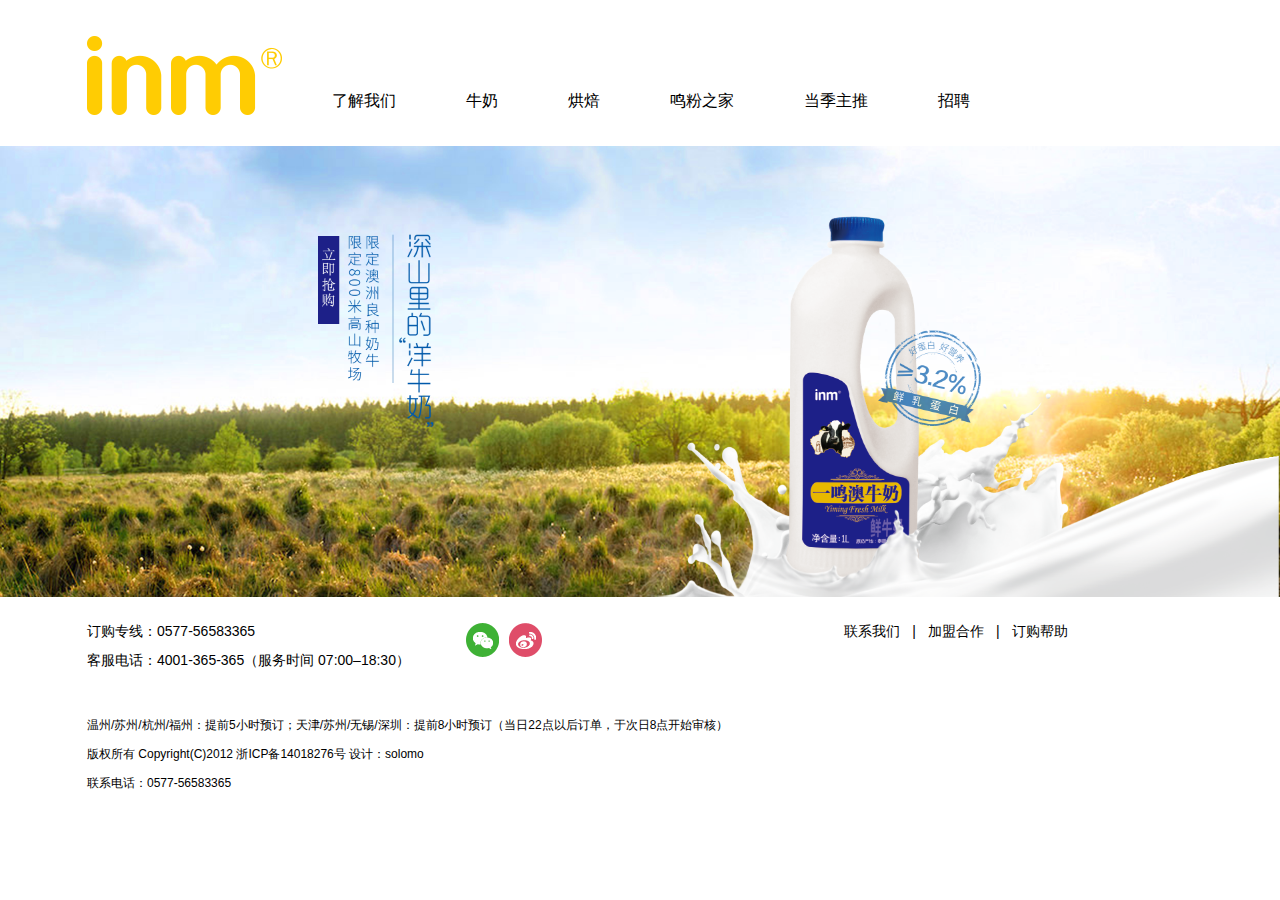
<file: index.html>
<!DOCTYPE html>
<html>

	<head>
		<meta charset="utf-8" />

		<meta name="viewport" content="width=device-width,initial-scale=1,minimum-scale=1,maximum-scale=1,user-scalable=no" />
		<title>一鸣食品</title>
		<meta name="apple-mobile-web-app-capable" content="yes" />
		<meta name="apple-mobile-web-app-status-bar-style" content="black" />
		<meta name="format-detection" content="telephone=no" />
		<link href="img/icon/logo.png" rel="shortcut icon" type="image/x-icon" />
		<link rel="stylesheet" type="text/css" href="bootstrap/css/bootstrap.min.css" />
		<link rel="stylesheet" type="text/css" href="css/fontawesome/css/font-awesome.min.css" />
		<link rel="stylesheet" type="text/css" href="swiper/css/swiper-3.2.7.min.css"/>
		<link rel="stylesheet" type="text/css" href="css/common.css" />
		<link rel="stylesheet" type="text/css" href="css/styles.css"/>
	</head>
		
	<body>
		<div class="bigWrap">
			<!-- Header -->
			<header id="page-top" class="">
				<nav class="navbar navbar-custom top-nav-collapse" role="navigation">
					<div class="container">
						<div class="navbar-header">
							<button type="button" class="navbar-toggle" data-toggle="collapse" data-target=".navbar-main-collapse">
				<i class="fa fa-bars"></i>
				</button>
							<a class="navbar-brand" href="index.html">
								<img src="img/icon/logo.png" />
							</a>
						</div>
						<div class="collapse navbar-collapse navbar-left navbar-main-collapse top-menu">
							<ul class="nav navbar-nav">
								<li class="page-scroll">
									<a href="subPage/story.html">了解我们</a>
									<ul class="subNav">
										<li><a href="subPage/story.html">品牌故事</a></li>
										<li><a href="subPage/culture.html">品牌文化</a></li>
										<li><a href="subPage/history.html">企业简介</a></li>
										<li><a href="subPage/develop.html">企业动态</a></li>
									</ul>
								</li>
								<li class="page-scroll">
									<a href="subPage/milk.html">牛奶</a>
								</li>
								<li class="page-scroll">
									<a href="subPage/cure.html">烘焙</a>
								</li>
								<li class="page-scroll">
									<a href="subPage/inmhost.html">鸣粉之家</a>
								</li>
								<li class="page-scroll">
									<a href="subPage/inmpush.html">当季主推</a>
								</li>
								<li class="page-scroll">
									<a href="subPage/join.html">招聘</a>
								</li>
							</ul>
						</div>
					</div>
				</nav>
			</header>
			<!-- Header -->
			<!-- Intro top content -->
			<section class="intro floorBox" id="home">
				<div class="swiper-container">
					<div class="swiper-wrapper">
						<div class="swiper-slide">
							<a href=""><img src="img/banner1.png" /></a>
						</div>
						<div class="swiper-slide">
							<a href=""><img src="img/banner1.png" /></a>
						</div>
						<div class="swiper-slide">
							<a href=""><img src="img/banner1.png" /></a>
						</div>
					</div>
				</div>
			</section>
			<!-- Contact content -->
			<section class="contact-wrap  floorBox" id="contact">
				<div class="container">
					<div class="row">
						<div class="footer clearfix">
							<div class="col-md-4 col-xs-12 clearfix">
								<p class="font4">订购专线：0577-56583365</p>
								<p class="font4">客服电话：4001-365-365（服务时间 07:00–18:30）</p>
							</div>
							<div class="col-md-4 col-xs-4 clearfix">
								<div class="wx-icon"></div>
								<div class="wb-icon"></div>
								
							</div>
							<div class="col-md-4 col-xs-8 clearfix">
								<ul>
									<li><a href="subPage/contact.html">联系我们</a></li>
									<li class="distanc">|</li>
									<li><a href="subPage/league.html">加盟合作</a></li>
									<li class="distanc">|</li>
									<li><a href="subPage/treathelp.html">订购帮助</a></li>
								</ul>
							</div>
							<div class="col-md-12 clearfix">
								<p class="font5">温州/苏州/杭州/福州：提前5小时预订；<span>天津/苏州/无锡/深圳：提前8小时预订（当日22点以后订单，于次日8点开始审核）</span></p>
								<p class="font5">版权所有 Copyright(C)2012 浙ICP备14018276号   设计：solomo</p>
								<p class="font5">联系电话：0577-56583365</p>
							</div>
						</div>					
					</div>
				</div>
			</section>
			<!-- Contact content -->
		</div>
			<script src="js/jquery.min.js" type="text/javascript" charset="utf-8"></script>
			<script src="bootstrap/js/bootstrap.min.js" type="text/javascript" charset="utf-8"></script>
			<script src="swiper/js/swiper-3.2.7.min.js" type="text/javascript" charset="utf-8"></script>
			<script src="js/common.js" type="text/javascript" charset="utf-8"></script>
			<script type="text/javascript">
//				$(".nav .page-scroll").eq(0).addClass("activeColor");
				var mySwiper = new Swiper('.swiper-container', {
					autoplay: 4000, //可选选项，自动滑动
					autoplayDisableOnInteraction: false,
					loop: true
				})
			</script>
	</body>

</html>
</file>
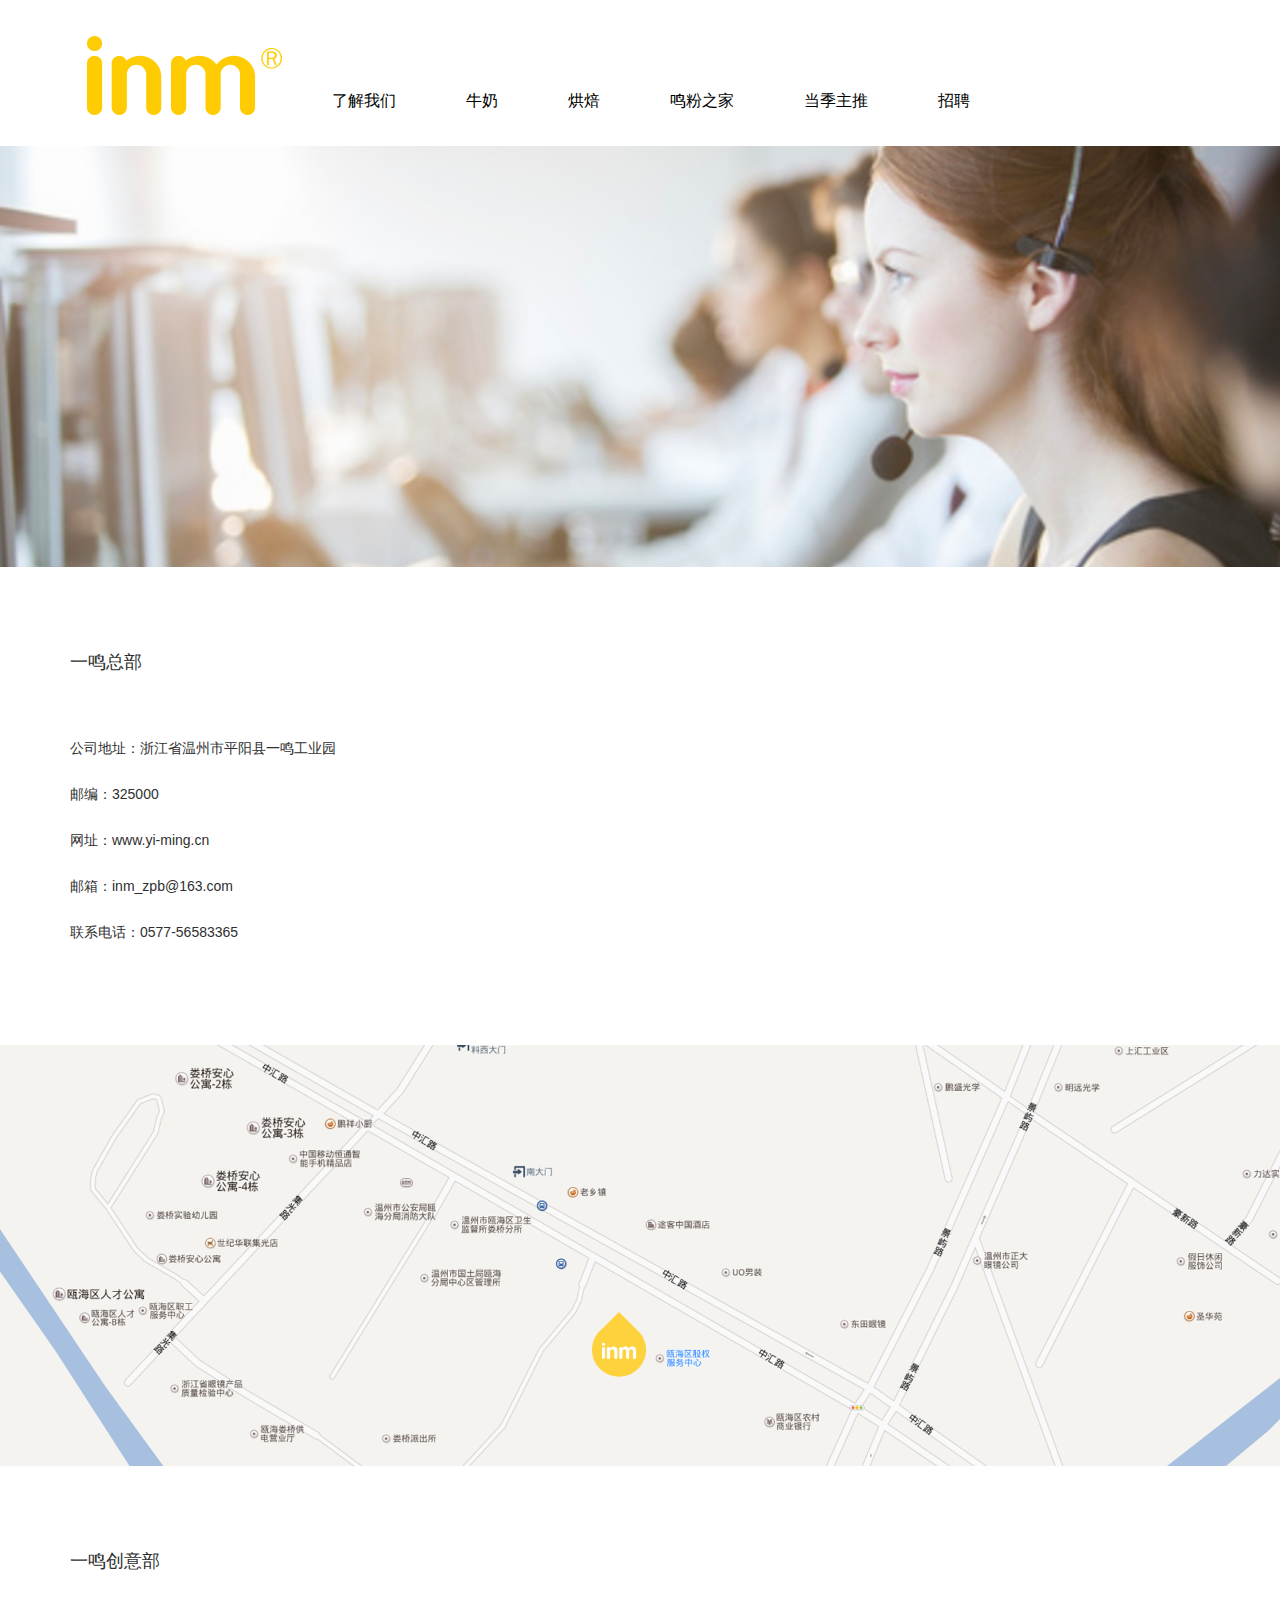
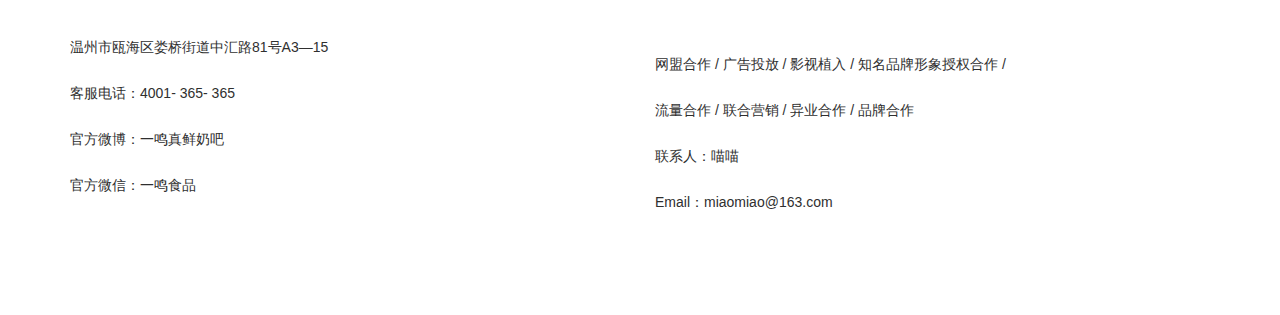
<file: subPage/contact.html>
<!DOCTYPE html>
<html>

	<head>
		<meta charset="utf-8" />

		<meta name="viewport" content="width=device-width,initial-scale=1,minimum-scale=1,maximum-scale=1,user-scalable=no" />
		<title>一鸣食品</title>
		<meta name="apple-mobile-web-app-capable" content="yes" />
		<meta name="apple-mobile-web-app-status-bar-style" content="black" />
		<meta name="format-detection" content="telephone=no" />
		<link href="../img/icon/logo.png" rel="shortcut icon" type="image/x-icon" />
		<link rel="stylesheet" type="text/css" href="../bootstrap/css/bootstrap.min.css" />
		<link rel="stylesheet" type="text/css" href="../css/fontawesome/css/font-awesome.min.css" />
		<!--<link rel="stylesheet" type="text/css" href="swiper/css/swiper-3.2.7.min.css"/>-->
		<link rel="stylesheet" type="text/css" href="../css/common.css" />
		<link rel="stylesheet" type="text/css" href="../css/styles.css" />
	</head>

	<body>
		<div class="bigWrap">
			<!-- Header -->
			<header id="page-top" class="">
				<nav class="navbar navbar-custom top-nav-collapse" role="navigation">
					<div class="container">
						<div class="navbar-header">
							<button type="button" class="navbar-toggle" data-toggle="collapse" data-target=".navbar-main-collapse">
				<i class="fa fa-bars"></i>
				</button>
							<a class="navbar-brand" href="../index.html">
								<img src="../img/icon/logo.png" />
							</a>
						</div>
						<div class="collapse navbar-collapse navbar-left navbar-main-collapse top-menu">
							<ul class="nav navbar-nav">
								<li class="page-scroll">
									<a href="#">了解我们</a>
									<ul class="subNav">
										<li><a href="story.html">品牌故事</a></li>
										<li><a href="culture.html">品牌文化</a></li>
										<li><a href="history.html">企业简介</a></li>
										<li><a href="history.html">企业动态</a></li>
									</ul>
								</li>
								<li class="page-scroll">
									<a href="milk.html">牛奶</a>
								</li>
								<li class="page-scroll">
									<a href="cure.html">烘焙</a>
								</li>
								<li class="page-scroll">
									<a href="inmhost.html">鸣粉之家</a>
								</li>
								<li class="page-scroll">
									<a href="inmpush.html">当季主推</a>
								</li>
								<li class="page-scroll">
									<a href="join.html">招聘</a>
								</li>
							</ul>
						</div>
					</div>
				</nav>
			</header>
			<!-- Header -->
			<!-- Intro top content -->
			<section class="contact-address addressList1" id="">
				<div class="pic1">
					<img src="../img/callcentr.png"/>
				</div>
				<div class="container">
					<div class="row">
						<div class="addr clearfix">
							<div class="col-md-12 clearfix addr-txt">
								<h1>一鸣总部</h1>
								<p class="font4">公司地址：浙江省温州市平阳县一鸣工业园</p>
								<p class="font4">邮编：325000</p>
								<p class="font4">网址：www.yi-ming.cn</p>
								<p class="font4">邮箱：inm_zpb@163.com</p>
								<p class="font4">联系电话：0577-56583365</p>
							</div>
						</div>
					</div>
				</div>
				<!--<div class="swiper-container">
					<div class="swiper-wrapper">
						<div class="swiper-slide">
							<a href=""><img src="../img/callcentr.png" /></a>
						</div>
					</div>
				</div>-->
			</section>
			
			
			
			<section class="contact-address addressList2" id="">
				<div class="pic2">
					<img src="../img/addr.png"/>
				</div>
				<div class="container">
					<div class="row">
						<div class="addr clearfix">
							<div class="col-md-6 clearfix addr-txt">
								<h1>一鸣创意部</h1>
								<p class="font4">温州市瓯海区娄桥街道中汇路81号A3—15</p>
								<p class="font4">客服电话：4001- 365- 365</p>
								<p class="font4">官方微博：一鸣真鲜奶吧</p>
								<p class="font4">官方微信：一鸣食品</p>
							</div>
							<div class="col-md-6 clearfix addr-txt addrpd1">
								<!--<h1 class=""></h1>-->
								<p class="font4">网盟合作 / 广告投放 / 影视植入 / 知名品牌形象授权合作 /</p>
								<p class="font4">流量合作 / 联合营销 / 异业合作 / 品牌合作</p>
								<p class="font4">联系人：喵喵</p>
								<p class="font4">Email：miaomiao@163.com</p>
							</div>
						</div>
					</div>
				</div>
				<!--<div class="swiper-container">
					<div class="swiper-wrapper">
						<div class="swiper-slide">
							<a href=""><img src="../img/callcentr.png" /></a>
						</div>
					</div>
				</div>-->
			</section>
			<!-- Contact content -->
			<!--<section class="contact-address  floorBox" id="contact">
				<div class="container">
					<div class="row">
						<div class="contactAdd1 clearfix">
							<div class="col-md-12 clearfix">
								<h1>一鸣总部</h1>
								<p class="font1">公司地址：浙江省温州市平阳县一鸣工业园</p>
								<p class="font1">邮编：325000</p>
								<p class="font1">网址：www.yi-ming.cn</p>
								<p class="font1">邮箱：inm_zpb@163.com</p>
								<p class="font1">联系电话：0577-56583365</p>
							</div>
						</div>
					</div>
				</div>
			</section>-->
			<!-- Contact content -->
		</div>
		<script src="../js/jquery.min.js" type="text/javascript" charset="utf-8"></script>
		<script src="../bootstrap/js/bootstrap.min.js" type="text/javascript" charset="utf-8"></script>
		<script src="../swiper/js/swiper-3.2.7.min.js" type="text/javascript" charset="utf-8"></script>
		<script src="../js/common.js" type="text/javascript" charset="utf-8"></script>
		<script type="text/javascript">
			//				var mySwiper = new Swiper('.swiper-container', {
			//				})
		</script>
	</body>

</html>
</file>
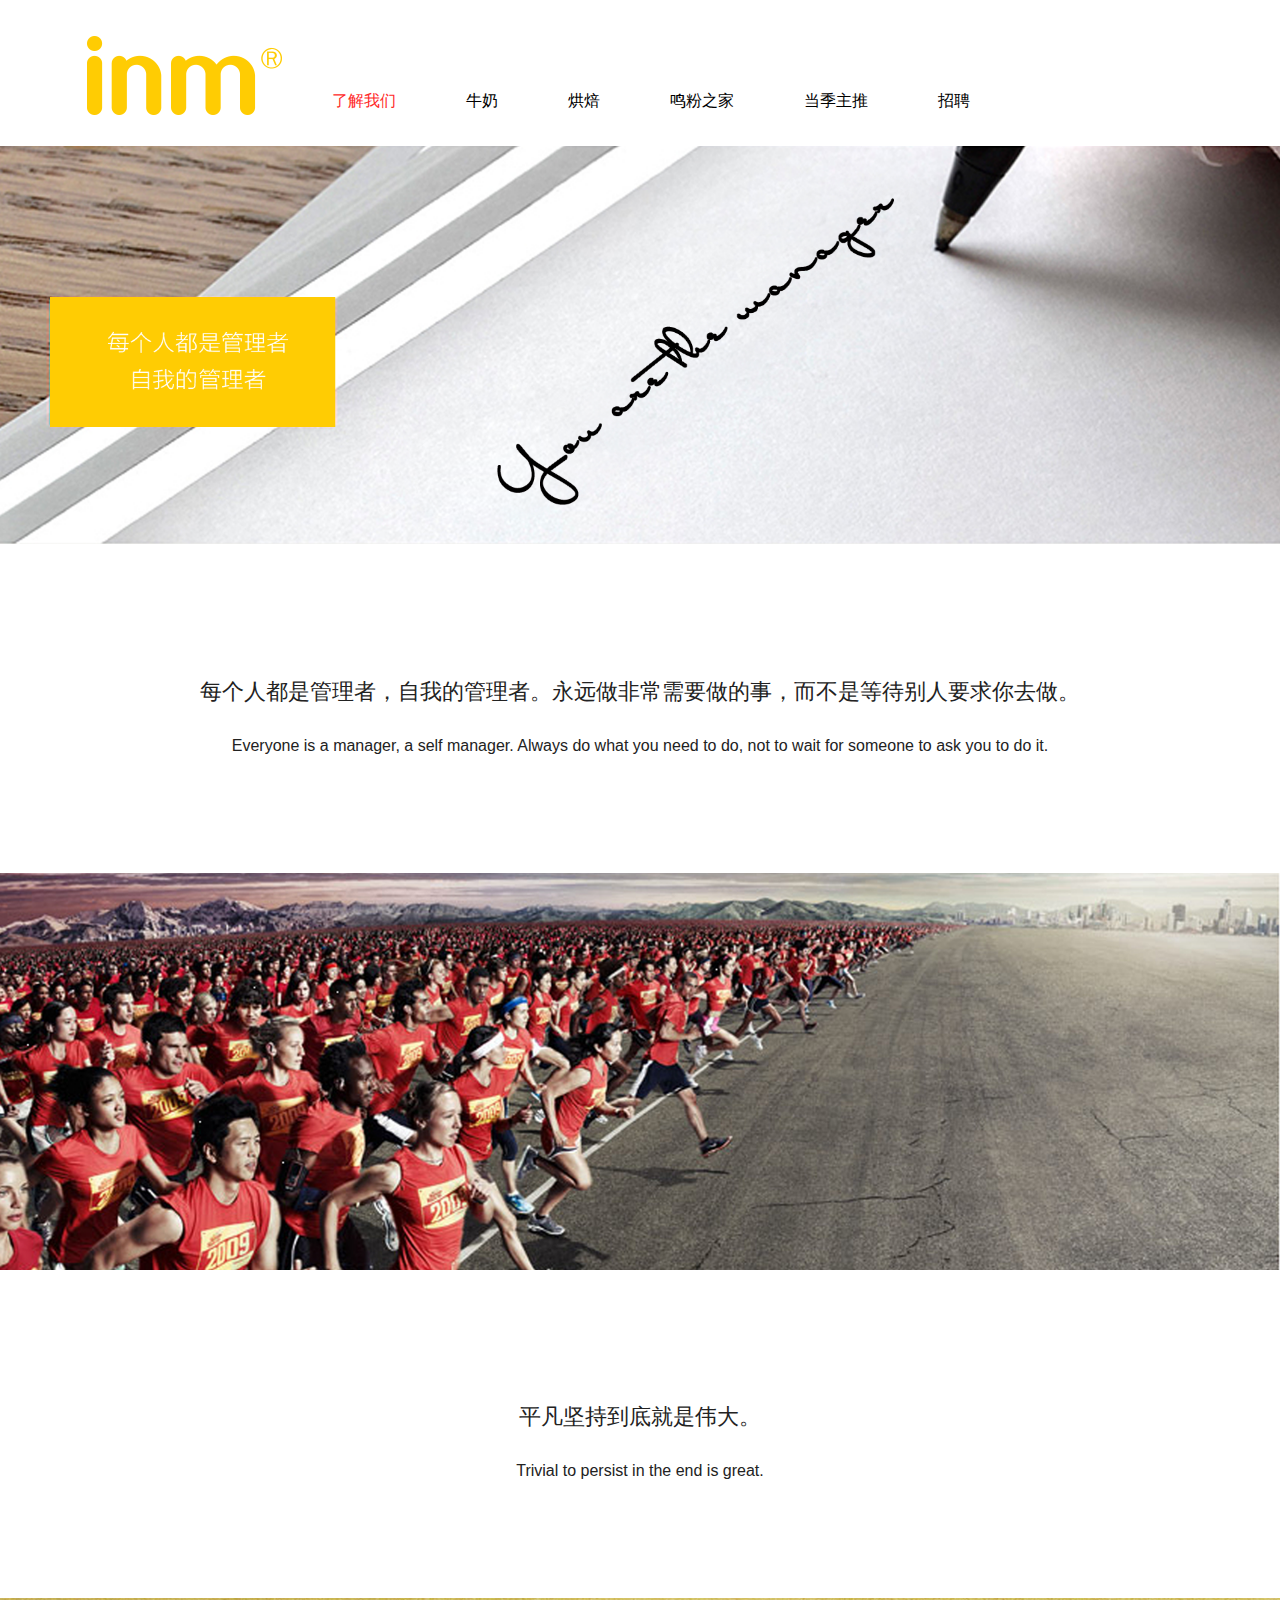
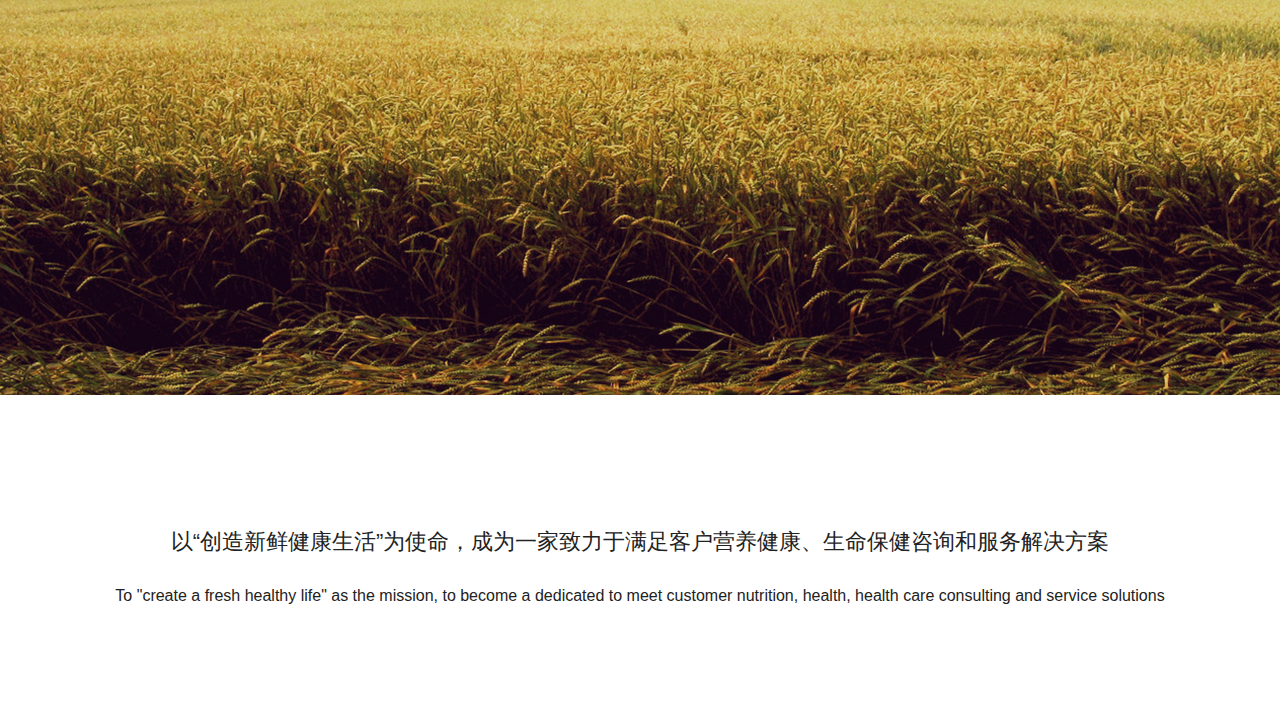
<file: subPage/culture.html>
<!DOCTYPE html>
<html>

	<head>
		<meta charset="utf-8" />

		<meta name="viewport" content="width=device-width,initial-scale=1,minimum-scale=1,maximum-scale=1,user-scalable=no" />
		<title>一鸣食品</title>
		<meta name="apple-mobile-web-app-capable" content="yes" />
		<meta name="apple-mobile-web-app-status-bar-style" content="black" />
		<meta name="format-detection" content="telephone=no" />
		<link href="../img/icon/logo.png" rel="shortcut icon" type="image/x-icon" />
		<link rel="stylesheet" type="text/css" href="../bootstrap/css/bootstrap.min.css" />
		<link rel="stylesheet" type="text/css" href="../css/fontawesome/css/font-awesome.min.css" />
		<!--<link rel="stylesheet" type="text/css" href="swiper/css/swiper-3.2.7.min.css"/>-->
		<link rel="stylesheet" type="text/css" href="../css/common.css" />
		<link rel="stylesheet" type="text/css" href="../css/styles.css"/>
	</head>
		
	<body>
		<div class="bigWrap">
			<!-- Header -->
			<header id="page-top" class="">
				<nav class="navbar navbar-custom top-nav-collapse" role="navigation">
					<div class="container">
						<div class="navbar-header">
							<button type="button" class="navbar-toggle" data-toggle="collapse" data-target=".navbar-main-collapse">
				<i class="fa fa-bars"></i>
				</button>
							<a class="navbar-brand" href="../index.html">
								<img src="../img/icon/logo.png" />
							</a>
						</div>
						<div class="collapse navbar-collapse navbar-left navbar-main-collapse top-menu">
							<ul class="nav navbar-nav">
								<li class="page-scroll">
									<a href="#">了解我们</a>
									<ul class="subNav">
										<li><a href="story.html">品牌故事</a></li>
										<li><a href="culture.html">品牌文化</a></li>
										<li><a href="history.html">企业简介</a></li>
										<li><a href="develop.html">企业动态</a></li>
									</ul>
								</li>
								<li class="page-scroll">
									<a href="milk.html">牛奶</a>
								</li>
								<li class="page-scroll">
									<a href="cure.html">烘焙</a>
								</li>
								<li class="page-scroll">
									<a href="inmhost.html">鸣粉之家</a>
								</li>
								<li class="page-scroll">
									<a href="inmpush.html">当季主推</a>
								</li>
								<li class="page-scroll">
									<a href="join.html">招聘</a>
								</li>
							</ul>
						</div>
					</div>
				</nav>
			</header>
			<!-- Header -->
			
			<!-- Intro top content -->
			<section class="culture-wrap floorBox" id="home">
				<div class="swiper-container">
					<div class="swiper-wrapper">
						<div class="swiper-slide">
							<a href=""><img src="../img/knowUs/cultur1.png" /></a>
						</div>
						<!--<div class="swiper-slide">
							<a href=""><img src="../img/milkBanner.png" /></a>
						</div>
						<div class="swiper-slide">
							<a href=""><img src="../img/milkBanner.png" /></a>
						</div>-->
					</div>
				</div>
				<div class="culture-txt">
					<p>每个人都是管理者，自我的管理者。永远做非常需要做的事，而不是等待别人要求你去做。</p>
					<p>Everyone is a manager, a self manager. Always do what you need to do, not to wait for someone to ask you to do it.</p>
				</div>
				<div class="swiper-container">
					<div class="swiper-wrapper">
						<div class="swiper-slide">
							<a href=""><img src="../img/knowUs/cultur2.png" /></a>
						</div>
						<!--<div class="swiper-slide">
							<a href=""><img src="../img/milkBanner.png" /></a>
						</div>
						<div class="swiper-slide">
							<a href=""><img src="../img/milkBanner.png" /></a>
						</div>-->
					</div>
				</div>
				<div class="culture-txt">
					<p>平凡坚持到底就是伟大。</p>
					<p>Trivial to persist in the end is great.</p>
				</div>
				<div class="swiper-container">
					<div class="swiper-wrapper">
						<div class="swiper-slide">
							<a href=""><img src="../img/knowUs/cultur3.png" /></a>
						</div>
						<!--<div class="swiper-slide">
							<a href=""><img src="../img/milkBanner.png" /></a>
						</div>
						<div class="swiper-slide">
							<a href=""><img src="../img/milkBanner.png" /></a>
						</div>-->
					</div>
				</div>
				<div class="culture-txt">
					<p>以“创造新鲜健康生活”为使命，成为一家致力于满足客户营养健康、生命保健咨询和服务解决方案</p>
					<p>To "create a fresh healthy life" as the mission, to become a dedicated to meet customer nutrition, health, health care consulting and service solutions
</p>
				</div>
			</section>
			
			
		</div>
			<script src="../js/jquery.min.js" type="text/javascript" charset="utf-8"></script>
			<script src="../bootstrap/js/bootstrap.min.js" type="text/javascript" charset="utf-8"></script>
			<script src="../swiper/js/swiper-3.2.7.min.js" type="text/javascript" charset="utf-8"></script>
			<script src="../js/common.js" type="text/javascript" charset="utf-8"></script>
			<script type="text/javascript">
				$(".nav .page-scroll").eq(0).addClass("active");
				$(".nav .page-scroll").find(".subNav li").eq(1).find("a").css("color","#ff2828");
				
//				var mySwiper = new Swiper('.swiper-container', {
//					autoplay: 4000, //可选选项，自动滑动
//					autoplayDisableOnInteraction: false,
//					loop: true
//				})
			</script>
	</body>

</html>
</file>
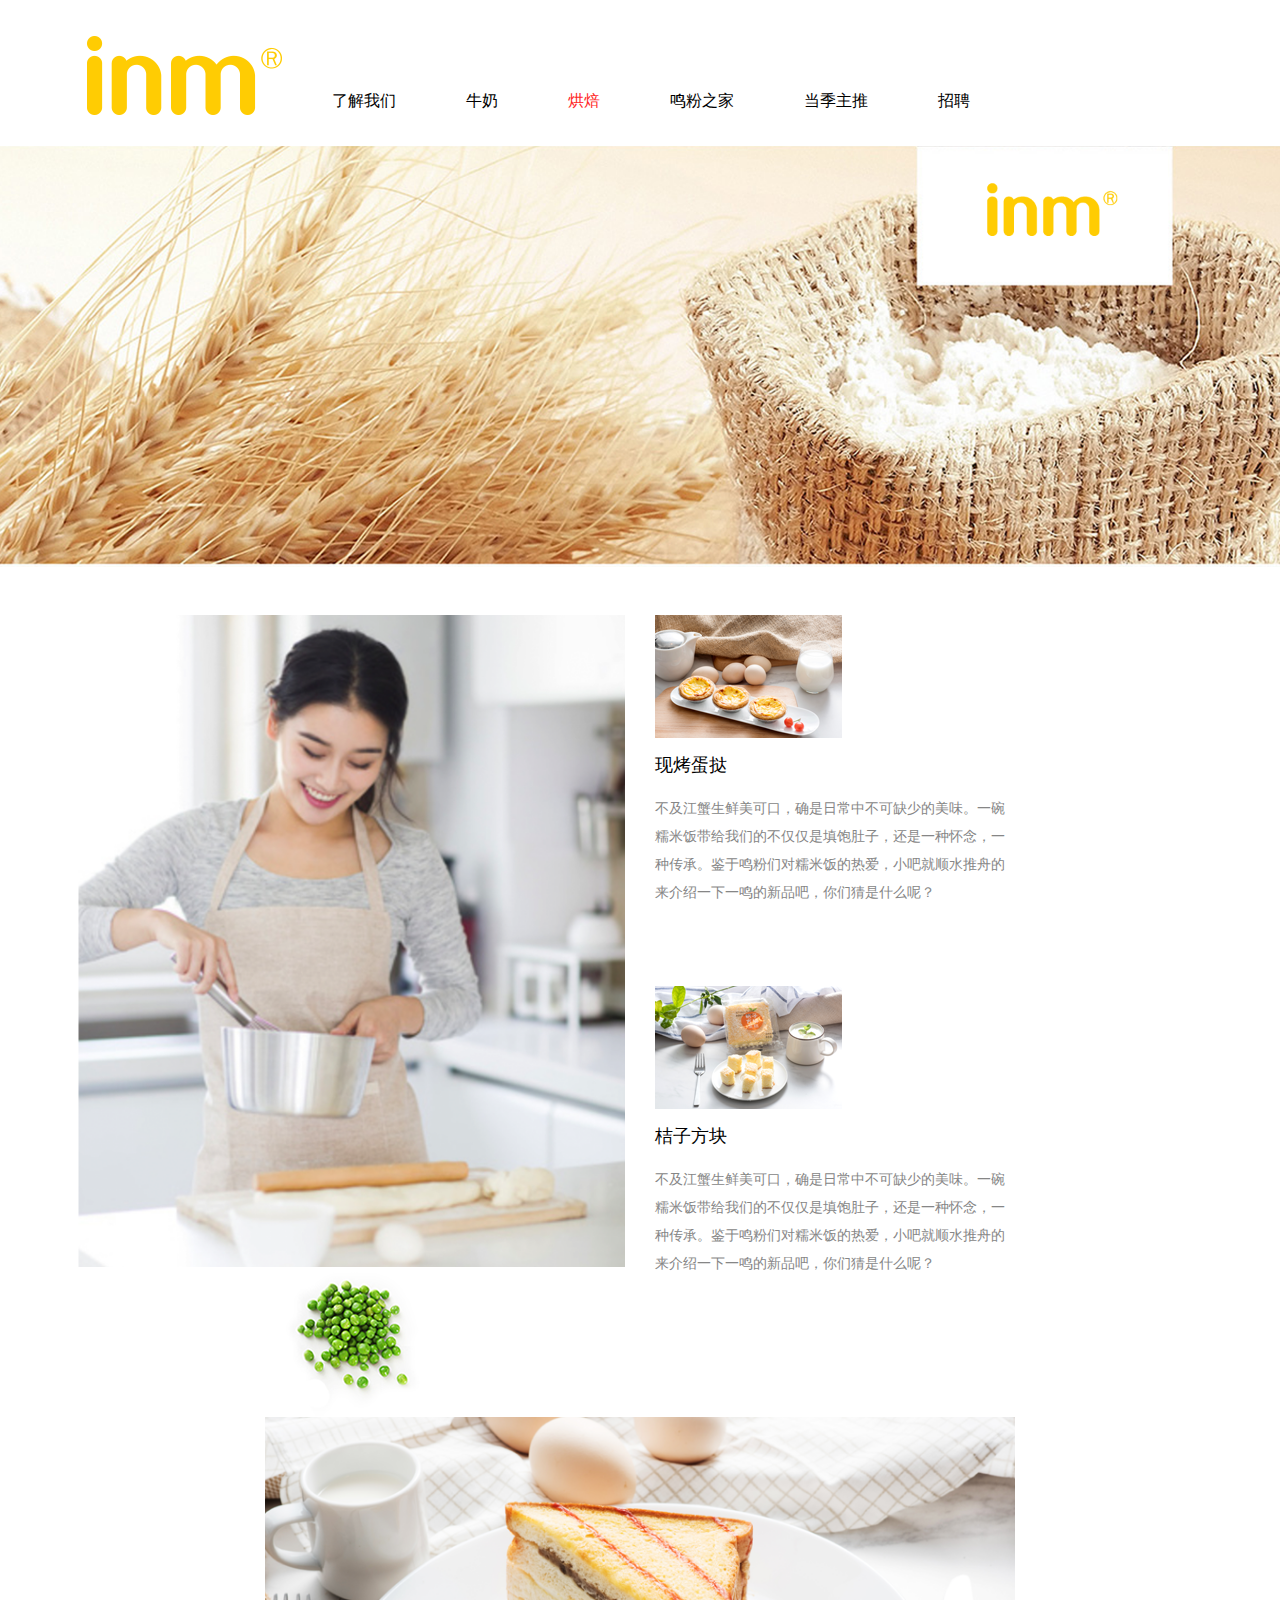
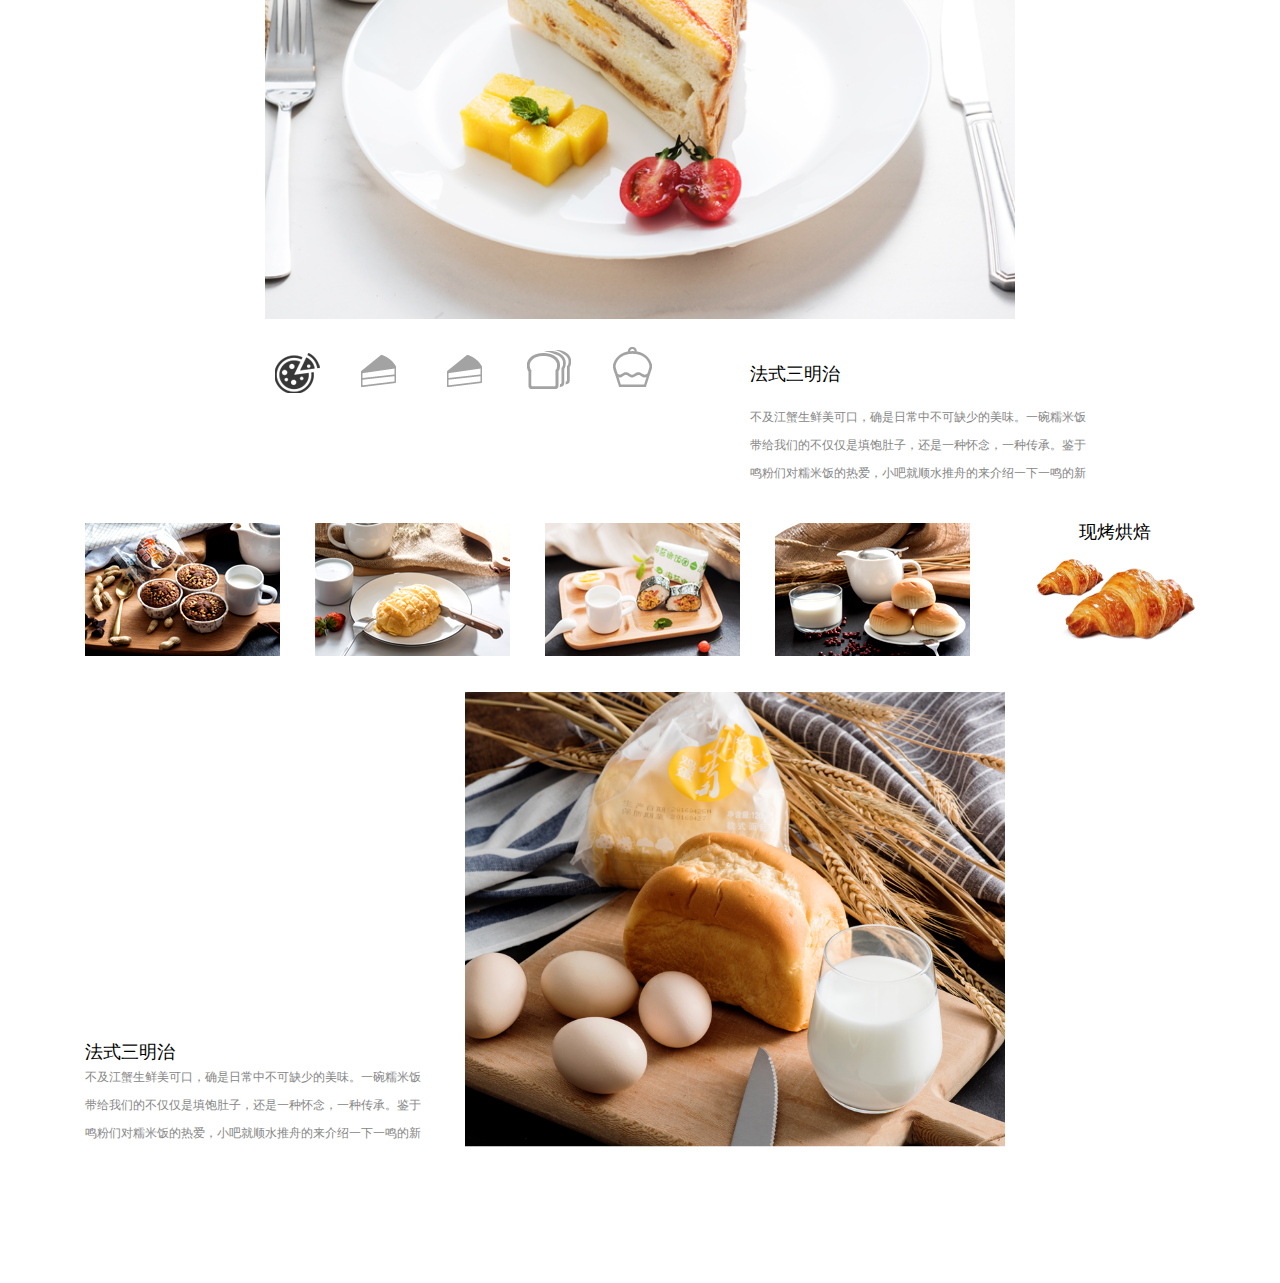
<file: subPage/cure.html>
<!DOCTYPE html>
<html>

	<head>
		<meta charset="utf-8" />

		<meta name="viewport" content="width=device-width,initial-scale=1,minimum-scale=1,maximum-scale=1,user-scalable=no" />
		<title>一鸣食品</title>
		<meta name="apple-mobile-web-app-capable" content="yes" />
		<meta name="apple-mobile-web-app-status-bar-style" content="black" />
		<meta name="format-detection" content="telephone=no" />
		<link href="../img/icon/logo.png" rel="shortcut icon" type="image/x-icon" />
		<link rel="stylesheet" type="text/css" href="../bootstrap/css/bootstrap.min.css" />
		<link rel="stylesheet" type="text/css" href="../css/fontawesome/css/font-awesome.min.css" />
		<link rel="stylesheet" type="text/css" href="../swiper/css/swiper-3.2.7.min.css"/>
		<link rel="stylesheet" type="text/css" href="../css/common.css" />
		<link rel="stylesheet" type="text/css" href="../css/styles.css"/>
	</head>
		
	<body>
		<div class="bigWrap">
			<!-- Header -->
			<header id="page-top" class="">
				<nav class="navbar navbar-custom top-nav-collapse" role="navigation">
					<div class="container">
						<div class="navbar-header">
							<button type="button" class="navbar-toggle" data-toggle="collapse" data-target=".navbar-main-collapse">
				<i class="fa fa-bars"></i>
				</button>
							<a class="navbar-brand" href="../index.html">
								<img src="../img/icon/logo.png" />
							</a>
						</div>
						<div class="collapse navbar-collapse navbar-left navbar-main-collapse top-menu">
							<ul class="nav navbar-nav">
								<li class="page-scroll">
									<a href="story.html">了解我们</a>
									<ul class="subNav">
										<li><a href="story.html">品牌故事</a></li>
										<li><a href="culture.html">品牌文化</a></li>
										<li><a href="history.html">企业简介</a></li>
										<li><a href="history.html">企业动态</a></li>
									</ul>
								</li>
								<li class="page-scroll">
									<a href="milk.html">牛奶</a>
								</li>
								<li class="page-scroll">
									<a href="cure.html">烘焙</a>
								</li>
								<li class="page-scroll">
									<a href="inmhost.html">鸣粉之家</a>
								</li>
								<li class="page-scroll">
									<a href="inmpush.html">当季主推</a>
								</li>
								<li class="page-scroll">
									<a href="join.html">招聘</a>
								</li>
							</ul>
						</div>
					</div>
				</nav>
			</header>
			<!-- Header -->
			
			<!-- Intro top content -->
			<section class="intro floorBox" id="home">
				<div class="swiper-container">
					<div class="swiper-wrapper">
						<div class="swiper-slide">
							<a href=""><img src="../img/cure/banner1.png" /></a>
						</div>
						
					</div>
				</div>
			</section>
			
			<section class="cure-wrap">
				<div class="container">
					<div class="row">
						<div class="col-md-6">
							<img src="../img/cure/selfplay.png"/>
							<img class="marginAuto" src="../img/cure/gram.png"/>
						</div>
						<div class="col-md-4">
							<div class="tart">
								<img src="../img/cure/tart.png"/>
								<h2>现烤蛋挞</h2>
								<p class="font4">不及江蟹生鲜美可口，确是日常中不可缺少的美味。一碗糯米饭带给我们的不仅仅是填饱肚子，还是一种怀念，一种传承。鉴于鸣粉们对糯米饭的热爱，小吧就顺水推舟的来介绍一下一鸣的新品吧，你们猜是什么呢？</p>
							</div>
							<div class="orange">
								<img src="../img/cure/orange.png"/>
								<h2>桔子方块</h2>
								<p class="font4">不及江蟹生鲜美可口，确是日常中不可缺少的美味。一碗糯米饭带给我们的不仅仅是填饱肚子，还是一种怀念，一种传承。鉴于鸣粉们对糯米饭的热爱，小吧就顺水推舟的来介绍一下一鸣的新品吧，你们猜是什么呢？</p>
							</div>
						</div>
						<div class="sandwich col-md-8 col-md-offset-2">
							<div class="swiper-container sanwichBaner1">
								<div class="swiper-wrapper">
									<div class="swiper-slide">
										<a href="#"><img src="../img/cure/sandwich.png" /></a>
									</div>
									<div class="swiper-slide">
										<a href="#"><img src="../img/cure/sandwich.png" /></a>
									</div>
									<div class="swiper-slide">
										<a href="#"><img src="../img/cure/sandwich.png" /></a>
									</div>
									<div class="swiper-slide">
										<a href="#"><img src="../img/cure/sandwich.png" /></a>
									</div>
									<div class="swiper-slide">
										<a href="javascript:void(0)"><img src="../img/cure/sandwich.png" /></a>
									</div>
								</div>
							<!--<div class="swiper-pagination"></div>-->
							</div>
							<!--<a class="default" href="#" id="btn1">提示当前活/动块</a>-->
						</div>
						
						<div class="san-nav col-md-12">
							<div class="san-icon col-md-5 col-md-offset-2">
								<!--<div class="swiper-pagination"></div>-->
								<ul>
									<li></li>
									<li class="marginLeft"></li>
									<li class="marginLeft"></li>
									<li class="marginLeft"></li>
									<li class="marginLeft"></li>
								</ul>
							</div>
							<div class="san-txt col-md-4">
								<h2>法式三明治</h2>
								<p>不及江蟹生鲜美可口，确是日常中不可缺少的美味。一碗糯米饭</p>
								<p>带给我们的不仅仅是填饱肚子，还是一种怀念，一种传承。鉴于</p>
								<p>鸣粉们对糯米饭的热爱，小吧就顺水推舟的来介绍一下一鸣的新</p>
							</div>
						</div>	
						<div class="bread-nav col-md-12">
							<div class="bread-ico col-md-10">
								<div class="swiper-container sanwichBaner2">
									<div class="swiper-wrapper">
										<div class="swiper-slide">
											<a href="javascript:void(0)"><img src="../img/cure/bread-ico1.png" /></a>
										</div>
										<div class="swiper-slide">
											<a href="javascript:void(0)"><img src="../img/cure/bread-ico2.png" /></a>
										</div>
										<div class="swiper-slide">
											<a href="javascript:void(0)"><img src="../img/cure/bread-ico3.png" /></a>
										</div>
										<div class="swiper-slide">
											<a href="javascript:void(0)"><img src="../img/cure/bread-ico4.png" /></a>
										</div>
									</div>
								</div>
							</div>
							<div class="double-bread col-md-2">
								<h2>现烤烘焙</h2>
								<img src="../img/cure/double-bread.png"/>
							</div>
						</div>	
						
						<div class="bread-show col-md-12">
							<div class="bread-txt  col-md-4">
								<h2>法式三明治</h2>
								<p>不及江蟹生鲜美可口，确是日常中不可缺少的美味。一碗糯米饭</p>
								<p>带给我们的不仅仅是填饱肚子，还是一种怀念，一种传承。鉴于</p>
								<p>鸣粉们对糯米饭的热爱，小吧就顺水推舟的来介绍一下一鸣的新</p>
							</div>
							<div class="bread-group col-md-6 col-md-offset-4">
								<img src="../img/cure/bread-group.png"/>
							</div>
						</div>	
					</div>			
				</div>
			</section>
			
			
			
			
		</div>
			<script src="../js/jquery.min.js" type="text/javascript" charset="utf-8"></script>
			<script src="../bootstrap/js/bootstrap.min.js" type="text/javascript" charset="utf-8"></script>
			<script src="../swiper/js/swiper-3.2.7.min.js" type="text/javascript" charset="utf-8"></script>
			<script src="../js/common.js" type="text/javascript" charset="utf-8"></script>
			<script type="text/javascript">
				$(".nav .page-scroll").eq(2).addClass("active");
				var mySwiper = new Swiper('.sanwichBaner1', {
					autoplay: 4000, //可选选项，自动滑动
//					loop: true,
					autoplayDisableOnInteraction: false,
					pagination : '.swiper-pagination',
					grabCursor : true,
					loop: true,
					onInit: function(mySwiper){
						$(".cure-wrap .san-nav li").eq(0).css("background-position-y","46px")
      //Swiper初始化了
      //alert(swiper.activeIndex);提示Swiper的当前索引
    			},
					onSlideChangeStart: function(mySwiper){
//    alert(mySwiper.activeIndex); 
						var num = mySwiper.activeIndex;
						if(num == 6){
							num=1;
						}
						$(".cure-wrap .san-nav li").eq(num-1).css("background-position-y", "46px");
						$(".cure-wrap .san-nav li").eq(num-1).siblings("li").css("background-position-y", "0px");
							
    				}
				})
				var sanwichBaner2 = new Swiper('.sanwichBaner2', {
					autoplay: 4000, //可选选项，自动滑动
//					loop: true,
					autoplayDisableOnInteraction: false,
					pagination : '.swiper-pagination',
					grabCursor : true,
					slidesPerView : 4,
					loop: true,
					onInit: function(sanwichBaner2){
						
    				},
					onSlideChangeStart: function(sanwichBaner2){
						
    				}
				})
				
			</script>
	</body>

</html>
</file>
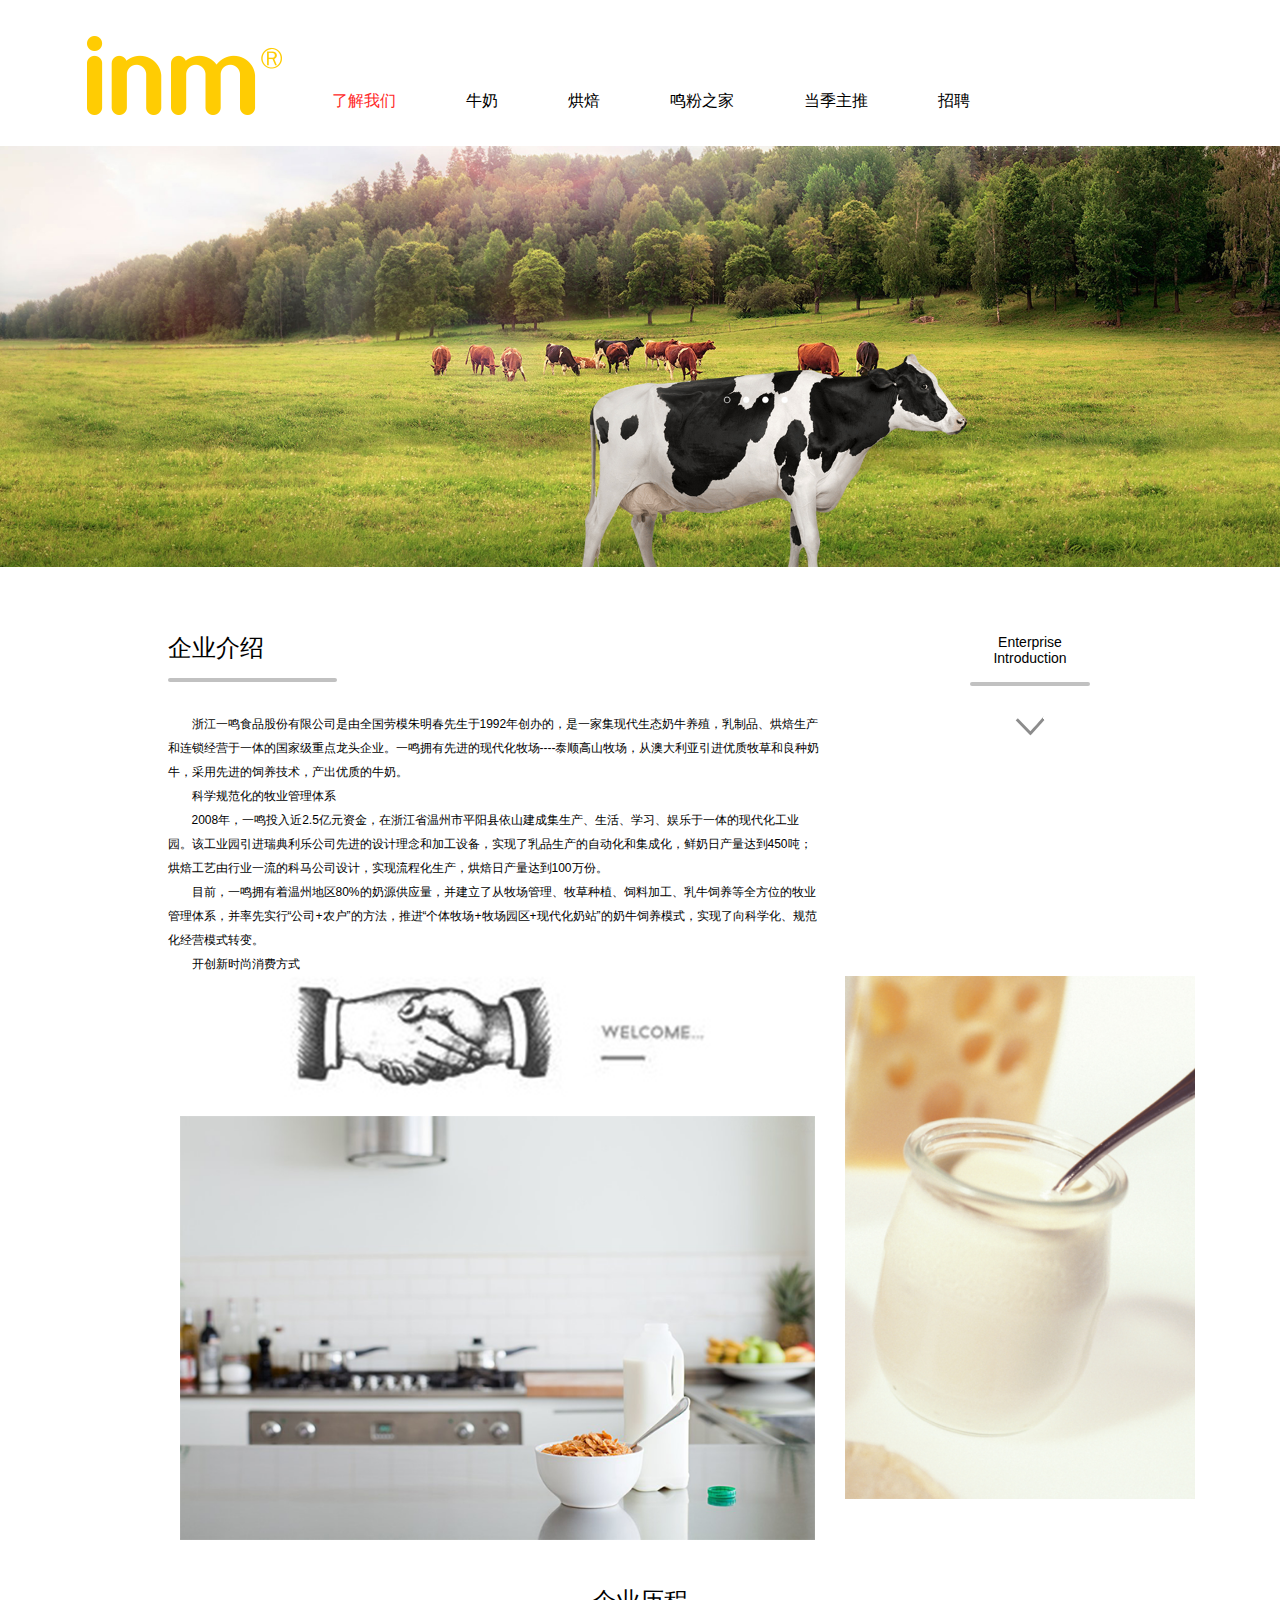
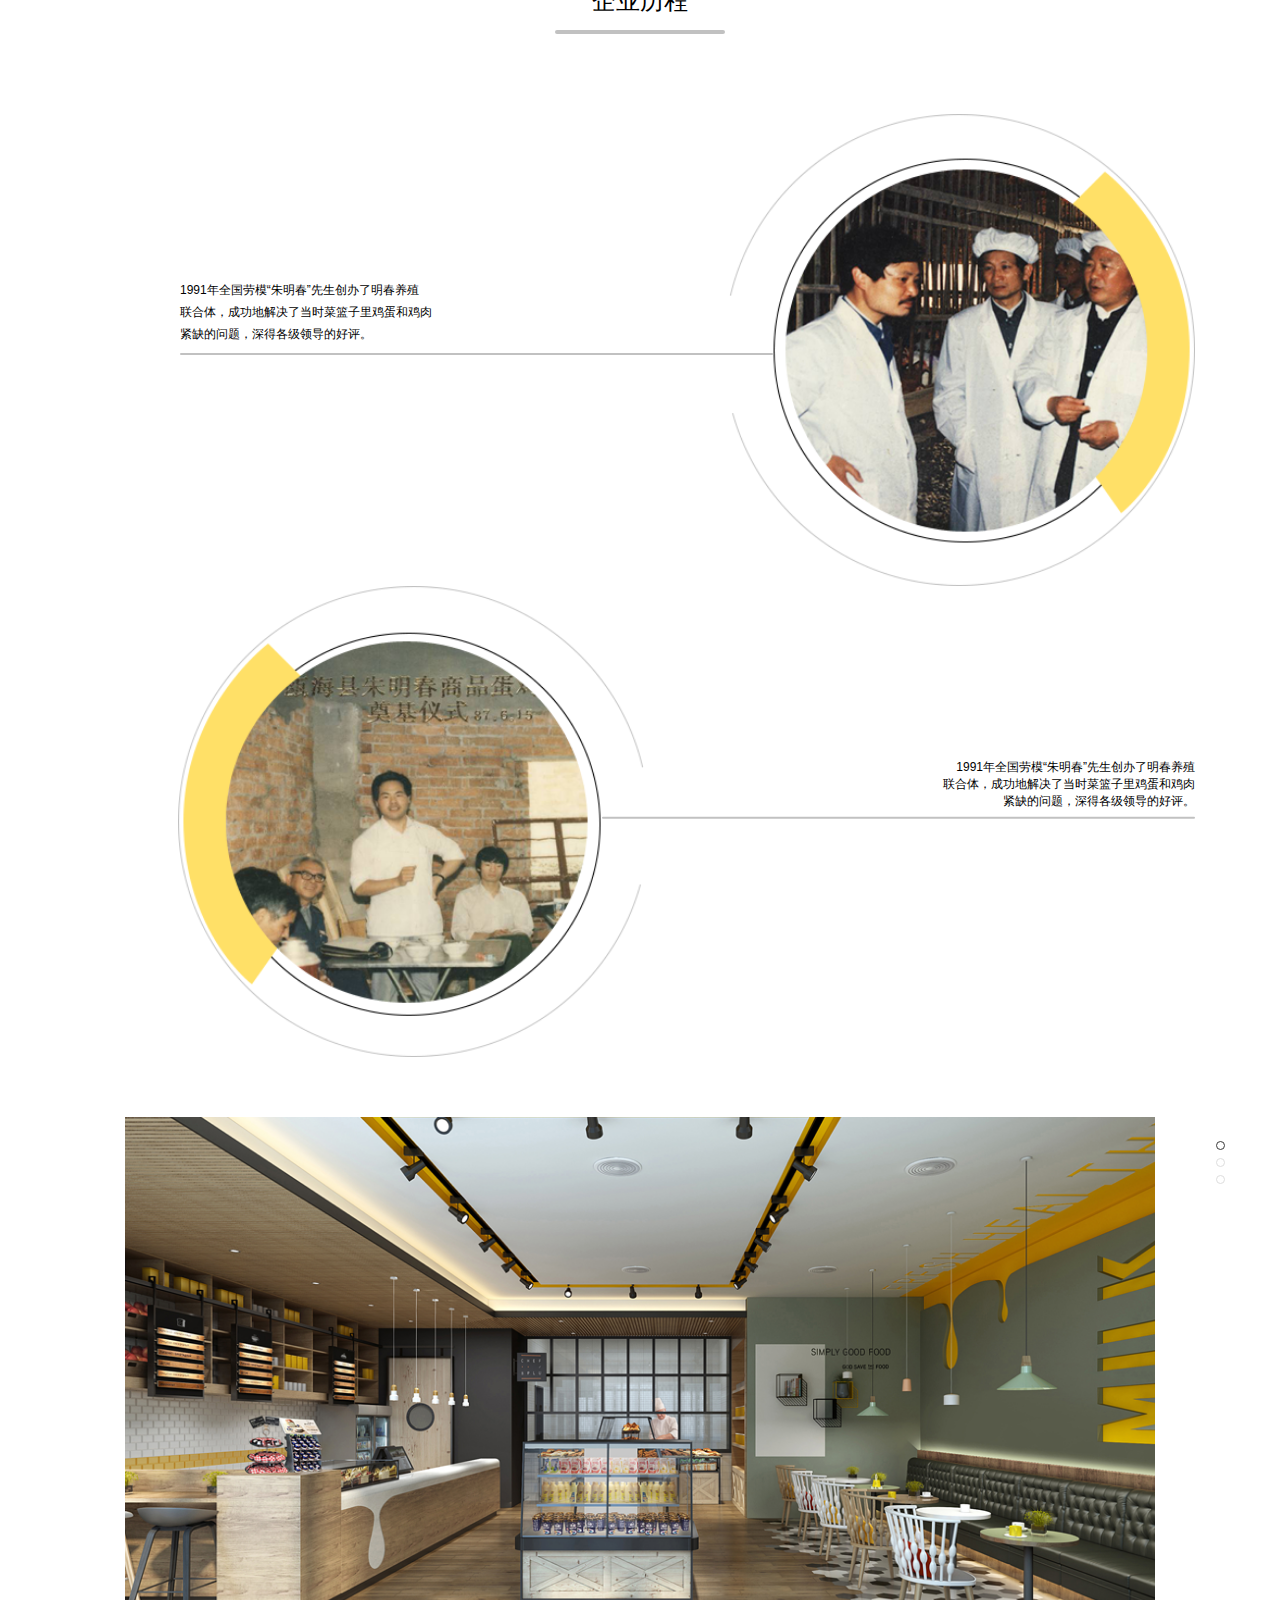
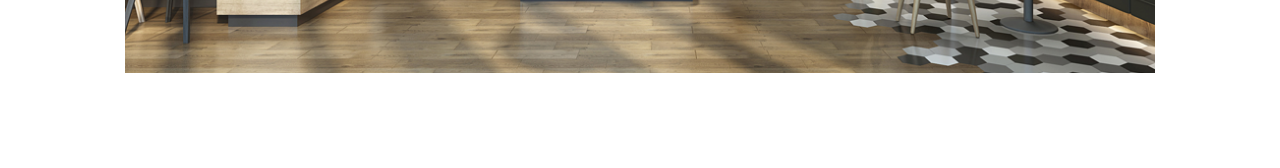
<file: subPage/history.html>
<!DOCTYPE html>
<html>

	<head>
		<meta charset="utf-8" />

		<meta name="viewport" content="width=device-width,initial-scale=1,minimum-scale=1,maximum-scale=1,user-scalable=no" />
		<title>一鸣食品</title>
		<meta name="apple-mobile-web-app-capable" content="yes" />
		<meta name="apple-mobile-web-app-status-bar-style" content="black" />
		<meta name="format-detection" content="telephone=no" />
		<link href="../img/icon/logo.png" rel="shortcut icon" type="image/x-icon" />
		<link rel="stylesheet" type="text/css" href="../bootstrap/css/bootstrap.min.css" />
		<link rel="stylesheet" type="text/css" href="../css/fontawesome/css/font-awesome.min.css" />
		<link rel="stylesheet" type="text/css" href="../swiper/css/swiper-3.2.7.min.css"/>
		<link rel="stylesheet" type="text/css" href="../css/common.css" />
		<link rel="stylesheet" type="text/css" href="../css/styles.css"/>
	</head>
		
	<body>
		<div class="bigWrap">
			<!-- Header -->
			<header id="page-top" class="">
				<nav class="navbar navbar-custom top-nav-collapse" role="navigation">
					<div class="container">
						<div class="navbar-header">
							<button type="button" class="navbar-toggle" data-toggle="collapse" data-target=".navbar-main-collapse">
				<i class="fa fa-bars"></i>
				</button>
							<a class="navbar-brand" href="../index.html">
								<img src="../img/icon/logo.png" />
							</a>
						</div>
						<div class="collapse navbar-collapse navbar-left navbar-main-collapse top-menu">
							<ul class="nav navbar-nav">
								<li class="page-scroll">
									<a href="#">了解我们</a>
									<ul class="subNav">
										<li><a href="story.html">品牌故事</a></li>
										<li><a href="culture.html">品牌文化</a></li>
										<li><a href="history.html">企业简介</a></li>
										<li><a href="develop.html">企业动态</a></li>
									</ul>
								</li>
								<li class="page-scroll">
									<a href="milk.html">牛奶</a>
								</li>
								<li class="page-scroll">
									<a href="cure.html">烘焙</a>
								</li>
								<li class="page-scroll">
									<a href="inmhost.html">鸣粉之家</a>
								</li>
								<li class="page-scroll">
									<a href="inmpush.html">当季主推</a>
								</li>
								<li class="page-scroll">
									<a href="join.html">招聘</a>
								</li>
							</ul>
						</div>
					</div>
				</nav>
			</header>
			<!-- Header -->
			
			<!-- Intro top content -->
			<section class="intro floorBox" id="home">
				<div class="swiper-container">
					<div class="swiper-wrapper">
						<div class="swiper-slide">
							<a href=""><img src="../img/history/banner1.png" /></a>
						</div>
						<!--<div class="swiper-slide">
							<a href=""><img src="../img/milkBanner.png" /></a>
						</div>
						<div class="swiper-slide">
							<a href=""><img src="../img/milkBanner.png" /></a>
						</div>-->
					</div>
				</div>
			</section>
			<section class="history-wrap  floorBox" id="contact">
				<div class="container">
					<div class="row">
						<div class="enterprise-intro">
							<div class="his-left col-md-7 col-md-offset-1">
								<h1>企业介绍</h1>
								<div class="line1"></div>
								<div class="history-txt">
									<p>浙江一鸣食品股份有限公司是由全国劳模朱明春先生于1992年创办的，是一家集现代生态奶牛养殖，乳制品、烘焙生产和连锁经营于一体的国家级重点龙头企业。一鸣拥有先进的现代化牧场----泰顺高山牧场，从澳大利亚引进优质牧草和良种奶牛，采用先进的饲养技术，产出优质的牛奶。</p>
									<p>科学规范化的牧业管理体系</p>
									<p>2008年，一鸣投入近2.5亿元资金，在浙江省温州市平阳县依山建成集生产、生活、学习、娱乐于一体的现代化工业园。该工业园引进瑞典利乐公司先进的设计理念和加工设备，实现了乳品生产的自动化和集成化，鲜奶日产量达到450吨；烘焙工艺由行业一流的科马公司设计，实现流程化生产，烘焙日产量达到100万份。</p>
									<p>目前，一鸣拥有着温州地区80%的奶源供应量，并建立了从牧场管理、牧草种植、饲料加工、乳牛饲养等全方位的牧业管理体系，并率先实行“公司+农户”的方法，推进“个体牧场+牧场园区+现代化奶站”的奶牛饲养模式，实现了向科学化、规范化经营模式转变。</p>
									<p>开创新时尚消费方式</p>	
								</div>
								
								
							</div>
							<div class="his-right col-md-4" >
								<h4>Enterprise<br />Introduction</h4>
								<div class="line2"></div>
								 <div class="enIn-img">
									<img src="../img/icon/throw.png"/>
								</div>
								
								
							</div>
							<div class="his-right col-md-12" >
								<div class="enIn-img  col-md-7 col-md-offset-1">
									<img src="../img/history/historyLi1.png"/>
									<img src="../img/history/historyLi2.png"/>
								</div>
								<div class="enIn-img col-md-4">
									<!--<img src="../img/icon/throw.png"/>-->
									<img src="../img/history/historyLi3.png"/>
								</div>
								
							</div>
						</div>
						<div class="enterprise-history col-md-12">
							<div class="enHi-til">
								<h1>企业历程</h1>
								<div class="line3"></div>
							</div>
							<div class="enHi-box col-md-12 test">
								<div class="enHi-txt col-md-offset-1">
									<p>1991年全国劳模“朱明春”先生创办了明春养殖<br />联合体，成功地解决了当时菜篮子里鸡蛋和鸡肉<br />紧缺的问题，深得各级领导的好评。</p>
									<div class="line4"></div>
								</div>
								<div class="enHi-img">
									<img src="../img/history/historyLi4.png"/>
								</div>
							</div>
							
							
							<div class="enHi-box col-md-12 test">
								
								<div class="enHi-txt-diff">
									<p>1991年全国劳模“朱明春”先生创办了明春养殖<br />联合体，成功地解决了当时菜篮子里鸡蛋和鸡肉<br />紧缺的问题，深得各级领导的好评。</p>
									<div class="line4"></div>
								</div>
								<div class="enHi-img-diff  col-md-offset-1">
									<img src="../img/history/historyLi5.png"/>
								</div>
							</div>
						</div>			
					</div>
				</div>
			</section>
			<div class="history-banner">
				<div class="container">
					<div class="row">
						<div class="swiper-container swiperBanner">
							<div class="swiper-wrapper">
								<div class="swiper-slide">
									<a href=""><img src="../img/history/his-banner1.png" /></a>
								</div>
								<div class="swiper-slide">
									<a href=""><img src="../img/history/his-banner1.png" /></a>
								</div>
								<div class="swiper-slide">
									<a href=""><img src="../img/history/his-banner1.png" /></a>
								</div>
							</div>
							<!--<div class="swiper-pagination"></div>-->
						</div>
						<div class="swiper-pagination"></div>
					</div>
				</div>
			</div>
		</div>
			<script src="../js/jquery.min.js" type="text/javascript" charset="utf-8"></script>
			<script src="../bootstrap/js/bootstrap.min.js" type="text/javascript" charset="utf-8"></script>
			<script src="../swiper/js/swiper-3.2.7.min.js" type="text/javascript" charset="utf-8"></script>
			<script src="../js/common.js" type="text/javascript" charset="utf-8"></script>
			<script type="text/javascript">
				$(".nav .page-scroll").eq(0).addClass("active");
				$(".nav .page-scroll").find(".subNav li").eq(2).find("a").css("color","#ff2828");
				
				var mySwiper = new Swiper('.swiperBanner', {
					
					direction : 'vertical',
					autoplay: 4000, //可选选项，自动滑动
					autoplayDisableOnInteraction: false,
					loop: true,
					pagination : '.swiper-pagination',
					grabCursor : true,
				})
			</script>
	</body>

</html>
</file>
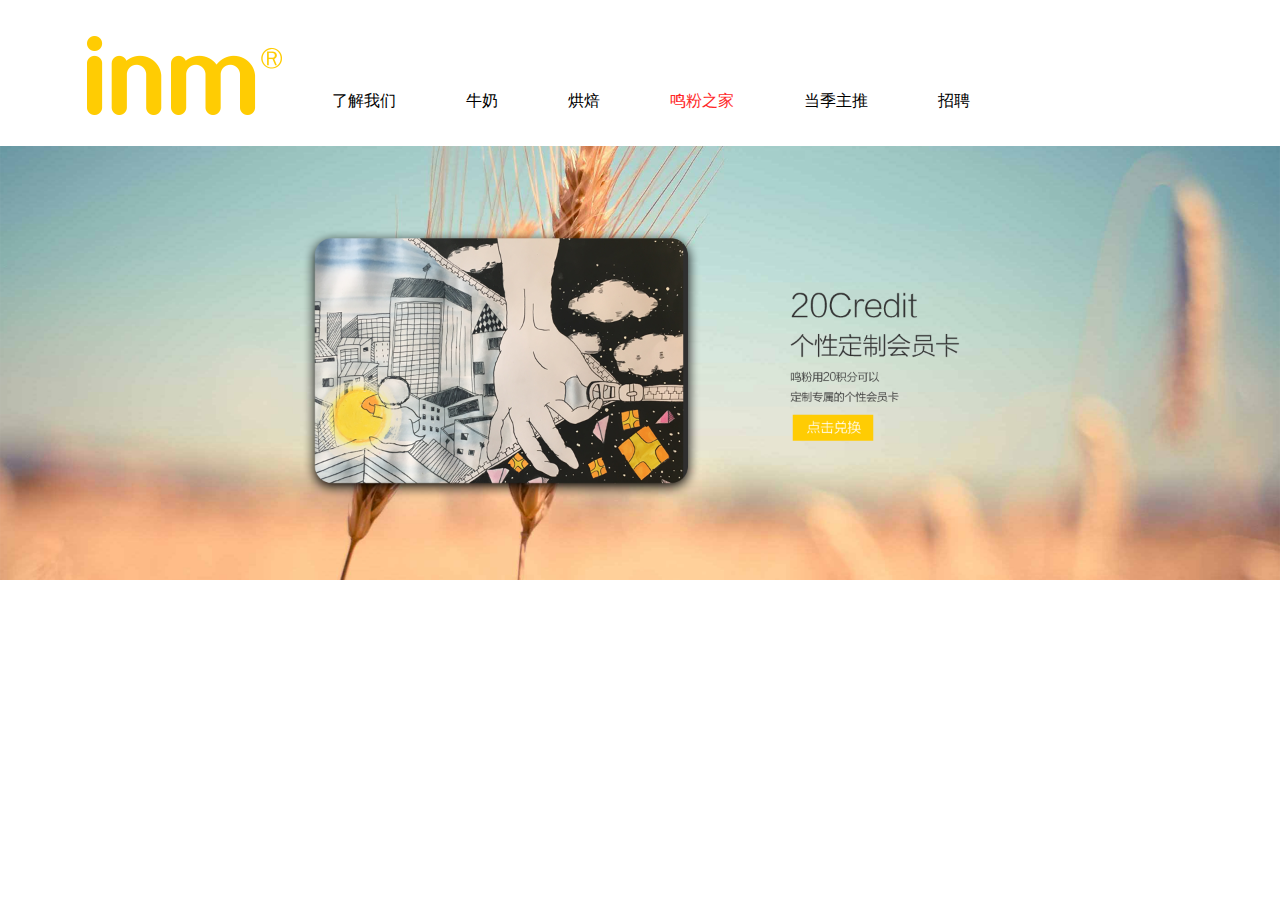
<file: subPage/inmhost.html>
<!DOCTYPE html>
<html>

	<head>
		<meta charset="utf-8" />

		<meta name="viewport" content="width=device-width,initial-scale=1,minimum-scale=1,maximum-scale=1,user-scalable=no" />
		<title>一鸣食品</title>
		<meta name="apple-mobile-web-app-capable" content="yes" />
		<meta name="apple-mobile-web-app-status-bar-style" content="black" />
		<meta name="format-detection" content="telephone=no" />
		<link href="img/icon/logo.png" rel="shortcut icon" type="image/x-icon" />
		<link rel="stylesheet" type="text/css" href="../bootstrap/css/bootstrap.min.css" />
		<link rel="stylesheet" type="text/css" href="../css/fontawesome/css/font-awesome.min.css" />
		<link rel="stylesheet" type="text/css" href="../swiper/css/swiper-3.2.7.min.css"/>
		<link rel="stylesheet" type="text/css" href="../css/common.css" />
		<link rel="stylesheet" type="text/css" href="../css/styles.css"/>
	</head>
		
	<body>
		<div class="bigWrap">
			<!-- Header -->
			<header id="page-top" class="">
				<nav class="navbar navbar-custom top-nav-collapse" role="navigation">
					<div class="container">
						<div class="navbar-header">
							<button type="button" class="navbar-toggle" data-toggle="collapse" data-target=".navbar-main-collapse">
				<i class="fa fa-bars"></i>
				</button>
							<a class="navbar-brand" href="../index.html">
								<img src="../img/icon/logo.png" />
							</a>
						</div>
						<div class="collapse navbar-collapse navbar-left navbar-main-collapse top-menu">
							<ul class="nav navbar-nav">
								<li class="page-scroll">
									<a href="story.html">了解我们</a>
									<ul class="subNav">
										<li><a href="story.html">品牌故事</a></li>
										<li><a href="culture.html">品牌文化</a></li>
										<li><a href="history.html">企业简介</a></li>
										<li><a href="history.html">企业动态</a></li>
									</ul>
								</li>
								<li class="page-scroll">
									<a href="milk.html">牛奶</a>
								</li>
								<li class="page-scroll">
									<a href="cure.html">烘焙</a>
								</li>
								<li class="page-scroll">
									<a href="inmhost.html">鸣粉之家</a>
								</li>
								<li class="page-scroll">
									<a href="inmpush.html">当季主推</a>
								</li>
								<li class="page-scroll">
									<a href="join.html">招聘</a>
								</li>
							</ul>
						</div>
					</div>
				</nav>
			</header>
			<!-- Header -->
			<!-- Intro top content -->
			<section class="intro floorBox" id="home">
				<div class="swiper-container">
					<div class="swiper-wrapper">
						<div class="swiper-slide">
							<a href=""><img src="../img/inmhost/inmhost.png" /></a>
						</div>
						<div class="swiper-slide">
							<a href=""><img src="../img/inmhost/inmhost.png" /></a>
						</div>
						<div class="swiper-slide">
							<a href=""><img src="../img/inmhost/inmhost.png" /></a>
						</div>
					</div>
				</div>
			</section>
			<!-- Contact content -->
			<section class="contact-wrap  floorBox" id="contact">
				
			</section>
			<!-- Contact content -->
		</div>
			<script src="../js/jquery.min.js" type="text/javascript" charset="utf-8"></script>
			<script src="../bootstrap/js/bootstrap.min.js" type="text/javascript" charset="utf-8"></script>
			<script src="../swiper/js/swiper-3.2.7.min.js" type="text/javascript" charset="utf-8"></script>
			<script src="../js/common.js" type="text/javascript" charset="utf-8"></script>
			<script type="text/javascript">
				$(".nav .page-scroll").eq(3).addClass("active");
				var mySwiper = new Swiper('.swiper-container', {
					autoplay: 4000, //可选选项，自动滑动
					autoplayDisableOnInteraction: false,
					loop: true
				})
			</script>
	</body>

</html>
</file>
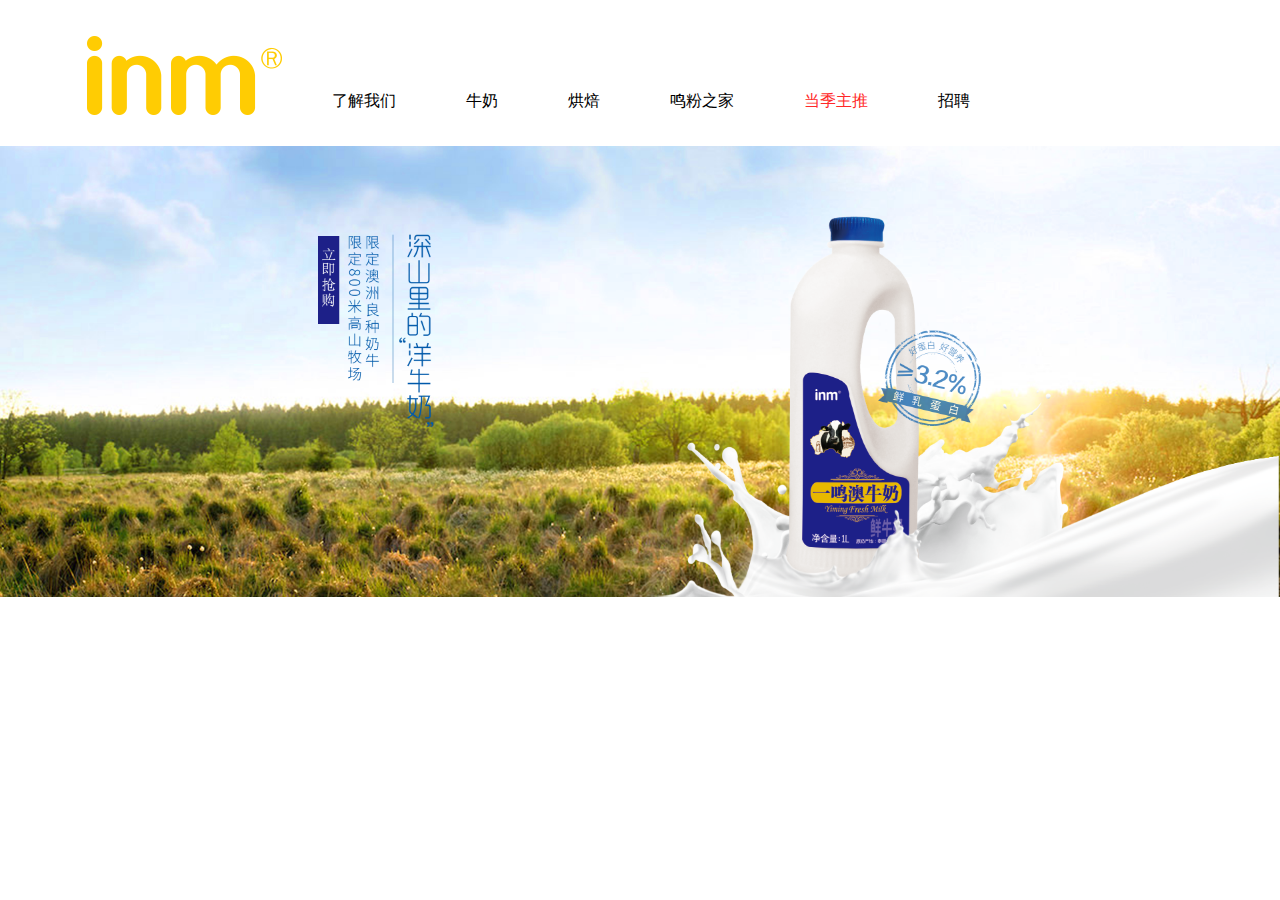
<file: subPage/inmpush.html>
<!DOCTYPE html>
<html>

	<head>
		<meta charset="utf-8" />

		<meta name="viewport" content="width=device-width,initial-scale=1,minimum-scale=1,maximum-scale=1,user-scalable=no" />
		<title>一鸣食品</title>
		<meta name="apple-mobile-web-app-capable" content="yes" />
		<meta name="apple-mobile-web-app-status-bar-style" content="black" />
		<meta name="format-detection" content="telephone=no" />
		<link href="../img/icon/logo.png" rel="shortcut icon" type="image/x-icon" />
		<link rel="stylesheet" type="text/css" href="../bootstrap/css/bootstrap.min.css" />
		<link rel="stylesheet" type="text/css" href="../css/fontawesome/css/font-awesome.min.css" />
		<!--<link rel="stylesheet" type="text/css" href="swiper/css/swiper-3.2.7.min.css"/>-->
		<link rel="stylesheet" type="text/css" href="../css/common.css" />
		<link rel="stylesheet" type="text/css" href="../css/styles.css"/>
	</head>
		
	<body>
		<div class="bigWrap">
			<!-- Header -->
			<header id="page-top" class="">
				<nav class="navbar navbar-custom top-nav-collapse" role="navigation">
					<div class="container">
						<div class="navbar-header">
							<button type="button" class="navbar-toggle" data-toggle="collapse" data-target=".navbar-main-collapse">
				<i class="fa fa-bars"></i>
				</button>
							<a class="navbar-brand" href="../index.html">
								<img src="../img/icon/logo.png" />
							</a>
						</div>
						<div class="collapse navbar-collapse navbar-left navbar-main-collapse top-menu">
							<ul class="nav navbar-nav">
								<li class="page-scroll">
									<a href="story.html">了解我们</a>
									<ul class="subNav">
										<li><a href="story.html">品牌故事</a></li>
										<li><a href="culture.html">品牌文化</a></li>
										<li><a href="intro.html">企业简介</a></li>
										<li><a href="history.html">企业动态</a></li>
									</ul>
								</li>
								<li class="page-scroll">
									<a href="milk.html">牛奶</a>
								</li>
								<li class="page-scroll">
									<a href="cure.html">烘焙</a>
								</li>
								<li class="page-scroll">
									<a href="inmhost.html">鸣粉之家</a>
								</li>
								<li class="page-scroll">
									<a href="inmpush.html">当季主推</a>
								</li>
								<li class="page-scroll">
									<a href="join.html">招聘</a>
								</li>
							</ul>
						</div>
					</div>
				</nav>
			</header>
			<!-- Header -->
			<!-- Intro top content -->
			<section class="intro floorBox" id="home">
				<div class="swiper-container">
					<div class="swiper-wrapper">
						<div class="swiper-slide">
							<a href=""><img src="../img/banner1.png" /></a>
						</div>
						<!--<div class="swiper-slide">
							<a href=""><img src="img/banner1.png" /></a>
						</div>
						<div class="swiper-slide">
							<a href=""><img src="img/banner1.png" /></a>
						</div>-->
					</div>
				</div>
			</section>
			
		</div>
			<script src="../js/jquery.min.js" type="text/javascript" charset="utf-8"></script>
			<script src="../bootstrap/js/bootstrap.min.js" type="text/javascript" charset="utf-8"></script>
			<script src="../swiper/js/swiper-3.2.7.min.js" type="text/javascript" charset="utf-8"></script>
			<script src="../js/common.js" type="text/javascript" charset="utf-8"></script>
			<script type="text/javascript">
				$(".nav .page-scroll").eq(4).addClass("active");
//				var mySwiper = new Swiper('.swiper-container', {
//					autoplay: 4000, //可选选项，自动滑动
//					autoplayDisableOnInteraction: false,
//					loop: true
//				})
			</script>
	</body>

</html>
</file>
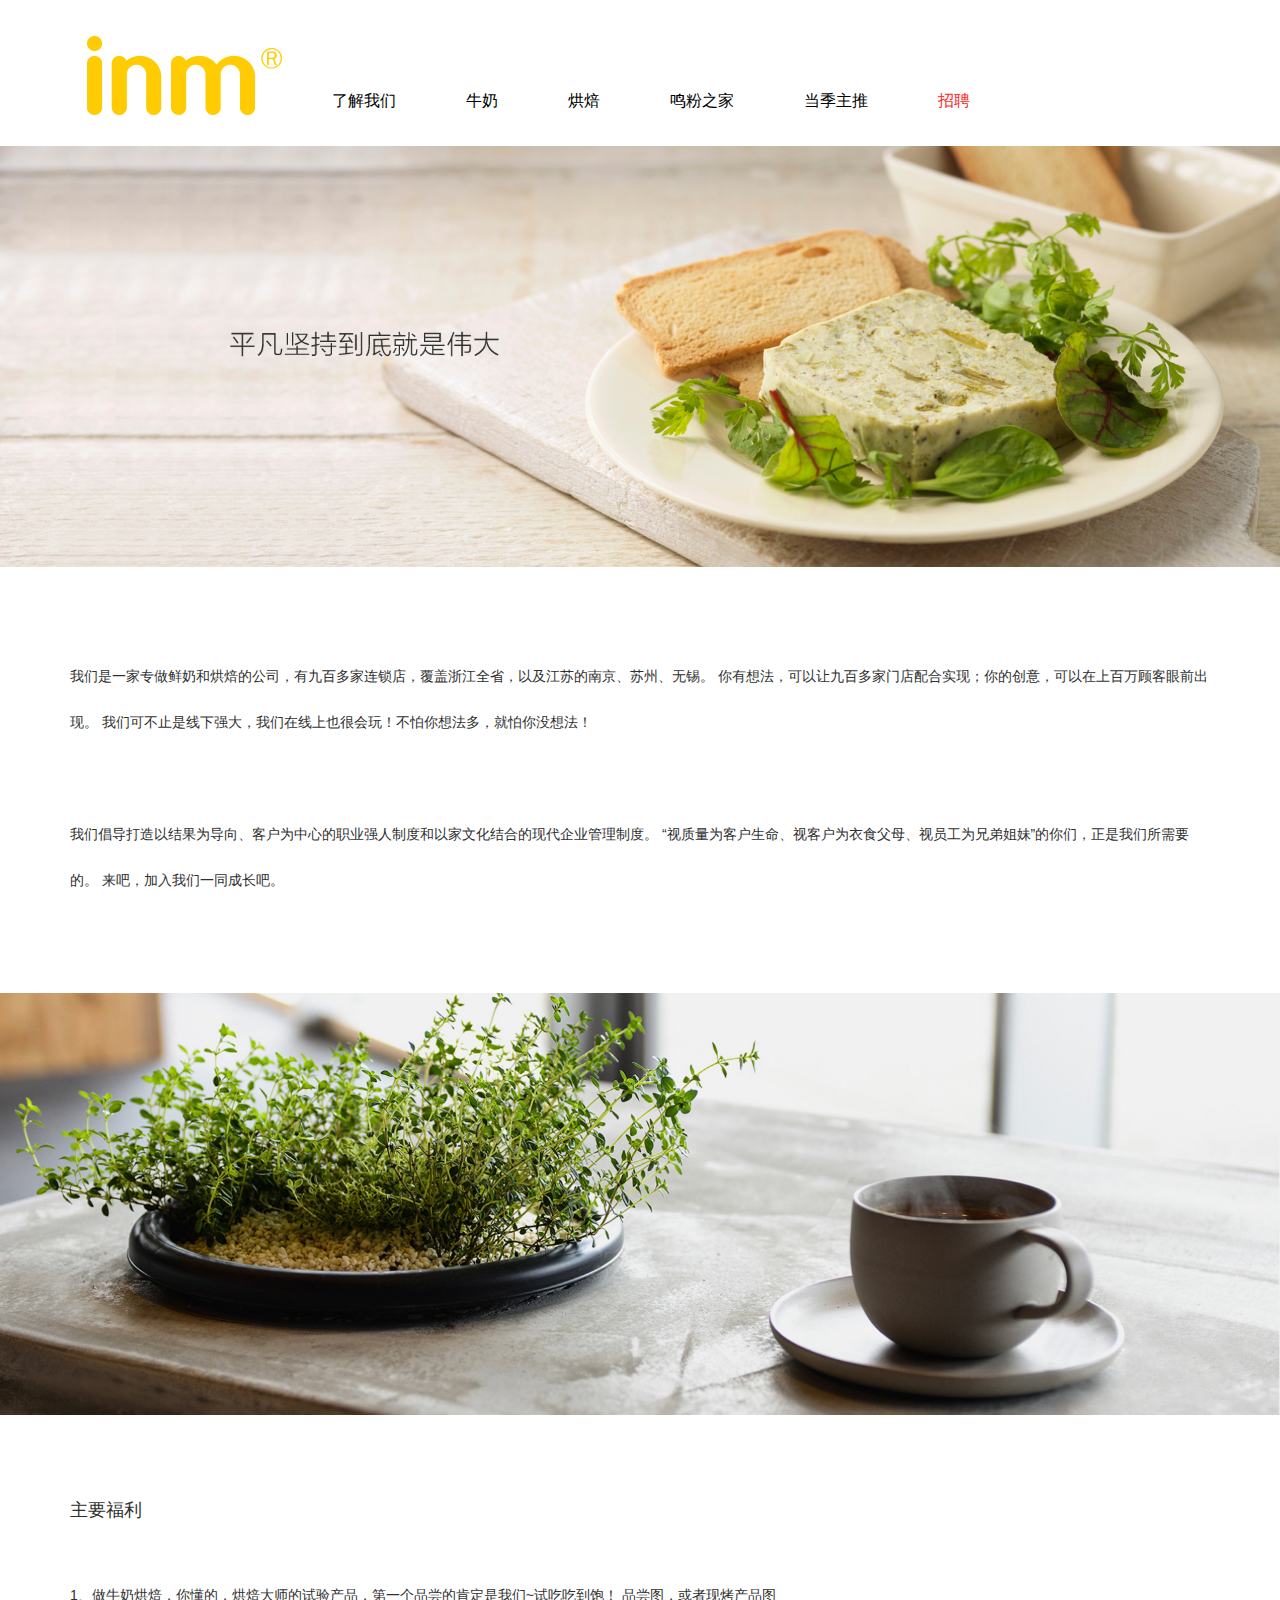
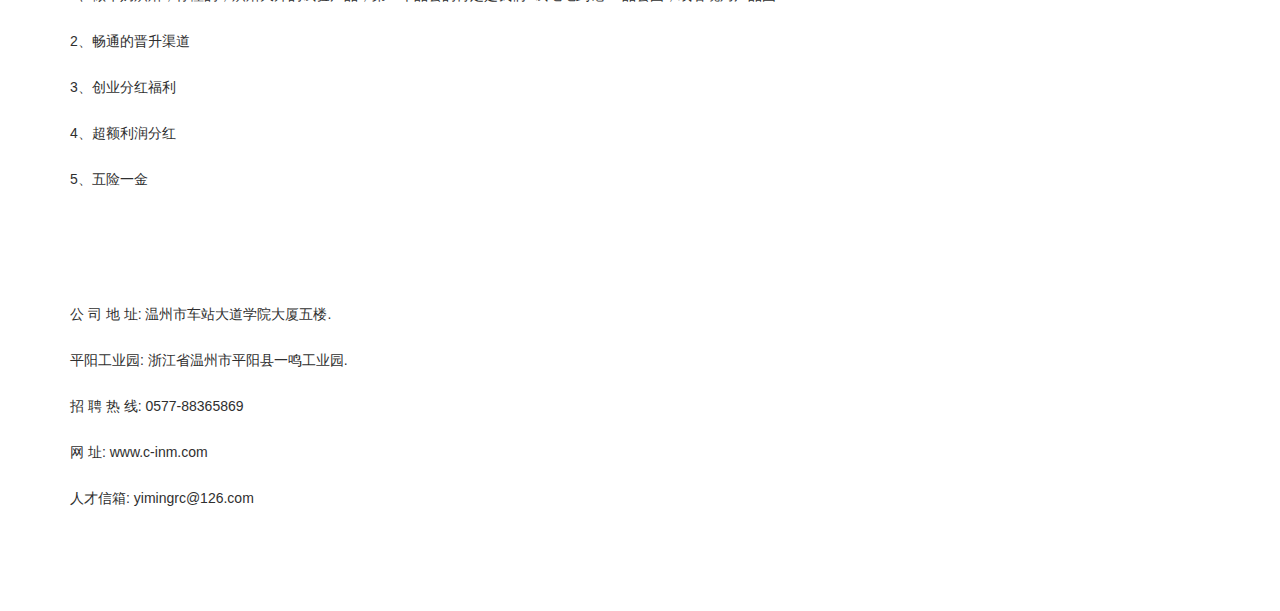
<file: subPage/join.html>
<!DOCTYPE html>
<html>

	<head>
		<meta charset="utf-8" />

		<meta name="viewport" content="width=device-width,initial-scale=1,minimum-scale=1,maximum-scale=1,user-scalable=no" />
		<title>一鸣食品</title>
		<meta name="apple-mobile-web-app-capable" content="yes" />
		<meta name="apple-mobile-web-app-status-bar-style" content="black" />
		<meta name="format-detection" content="telephone=no" />
		<link href="../img/icon/logo.png" rel="shortcut icon" type="image/x-icon" />
		<link rel="stylesheet" type="text/css" href="../bootstrap/css/bootstrap.min.css" />
		<link rel="stylesheet" type="text/css" href="../css/fontawesome/css/font-awesome.min.css" />
		<!--<link rel="stylesheet" type="text/css" href="swiper/css/swiper-3.2.7.min.css"/>-->
		<link rel="stylesheet" type="text/css" href="../css/common.css" />
		<link rel="stylesheet" type="text/css" href="../css/styles.css" />
	</head>

	<body>
		<div class="bigWrap">
			<!-- Header -->
			<header id="page-top" class="">
				<nav class="navbar navbar-custom top-nav-collapse" role="navigation">
					<div class="container">
						<div class="navbar-header">
							<button type="button" class="navbar-toggle" data-toggle="collapse" data-target=".navbar-main-collapse">
				<i class="fa fa-bars"></i>
				</button>
							<a class="navbar-brand" href="../index.html">
								<img src="../img/icon/logo.png" />
							</a>
						</div>
						<div class="collapse navbar-collapse navbar-left navbar-main-collapse top-menu">
							<ul class="nav navbar-nav">
								<li class="page-scroll">
									<a href="story.html">了解我们</a>
									<ul class="subNav">
										<li><a href="story.html">品牌故事</a></li>
										<li><a href="culture.html">品牌文化</a></li>
										<li><a href="intro.html">企业简介</a></li>
										<li><a href="history.html">企业动态</a></li>
									</ul>
								</li>
								<li class="page-scroll">
									<a href="milk.html">牛奶</a>
								</li>
								<li class="page-scroll">
									<a href="cure.html">烘焙</a>
								</li>
								<li class="page-scroll">
									<a href="inmhost.html">鸣粉之家</a>
								</li>
								<li class="page-scroll">
									<a href="inmpush.html">当季主推</a>
								</li>
								<li class="page-scroll">
									<a href="join.html">招聘</a>
								</li>
							</ul>
						</div>
					</div>
				</nav>
			</header>
			<!-- Header -->
			<!-- Intro top content -->
			<section class="join-us joinUs1" id="">
				<div class="pic1">
					<img src="../img/joinpic1.png"/>
				</div>
				<div class="container">
					<div class="row">
						<div class="intro-txt clearfix">
							<div class="col-md-12 clearfix">
								<p class="font4">我们是一家专做鲜奶和烘焙的公司，有九百多家连锁店，覆盖浙江全省，以及江苏的南京、苏州、无锡。
你有想法，可以让九百多家门店配合实现；你的创意，可以在上百万顾客眼前出现。
我们可不止是线下强大，我们在线上也很会玩！不怕你想法多，就怕你没想法！</p>
								<p class="font4 marginTop1">我们倡导打造以结果为导向、客户为中心的职业强人制度和以家文化结合的现代企业管理制度。
“视质量为客户生命、视客户为衣食父母、视员工为兄弟姐妹”的你们，正是我们所需要的。
来吧，加入我们一同成长吧。</p>
							</div>
						</div>
					</div>
				</div>
			</section>
			
			
			
			<section class="join-us joinUs2" id="">
				<div class="pic2">
					<img src="../img/joinpic2.png"/>
				</div>
				<div class="container">
					<div class="row">
						<div class="intro-txt clearfix">
							<div class="col-md-12 clearfix">
								<h1 class="">主要福利</h1>
								<p class="font4">1、做牛奶烘焙，你懂的，烘焙大师的试验产品，第一个品尝的肯定是我们~试吃吃到饱！
品尝图，或者现烤产品图</p>
								<p class="font4">2、畅通的晋升渠道</p>
								<p class="font4">3、创业分红福利</p>
								<p class="font4">4、超额利润分红</p>
								<p class="font4">5、五险一金</p>
								
							</div>
							<div class="col-md-12 clearfix addrpd1">
								<p class="font4">公 司 地 址: 温州市车站大道学院大厦五楼.</p>
								<p class="font4">平阳工业园: 浙江省温州市平阳县一鸣工业园. </p>
								<p class="font4">招 聘 热 线: 0577-88365869</p>
								<p class="font4">网 址: www.c-inm.com</p>
								<p class="font4">人才信箱: yimingrc@126.com </p>
							</div>
						</div>
					</div>
				</div>
				<!--<div class="swiper-container">
					<div class="swiper-wrapper">
						<div class="swiper-slide">
							<a href=""><img src="../img/callcentr.png" /></a>
						</div>
					</div>
				</div>-->
			</section>
			<!-- Contact content -->
			<!--<section class="contact-address  floorBox" id="contact">
				<div class="container">
					<div class="row">
						<div class="contactAdd1 clearfix">
							<div class="col-md-12 clearfix">
								<h1>一鸣总部</h1>
								<p class="font1">公司地址：浙江省温州市平阳县一鸣工业园</p>
								<p class="font1">邮编：325000</p>
								<p class="font1">网址：www.yi-ming.cn</p>
								<p class="font1">邮箱：inm_zpb@163.com</p>
								<p class="font1">联系电话：0577-56583365</p>
							</div>
						</div>
					</div>
				</div>
			</section>-->
			<!-- Contact content -->
		</div>
		<script src="../js/jquery.min.js" type="text/javascript" charset="utf-8"></script>
		<script src="../bootstrap/js/bootstrap.min.js" type="text/javascript" charset="utf-8"></script>
		<script src="../swiper/js/swiper-3.2.7.min.js" type="text/javascript" charset="utf-8"></script>
		<script src="../js/common.js" type="text/javascript" charset="utf-8"></script>
		
		<script type="text/javascript">
				$(".nav .page-scroll").eq(5).addClass("active");
		
			//				var mySwiper = new Swiper('.swiper-container', {
			//				})
		</script>
	</body>

</html>
</file>
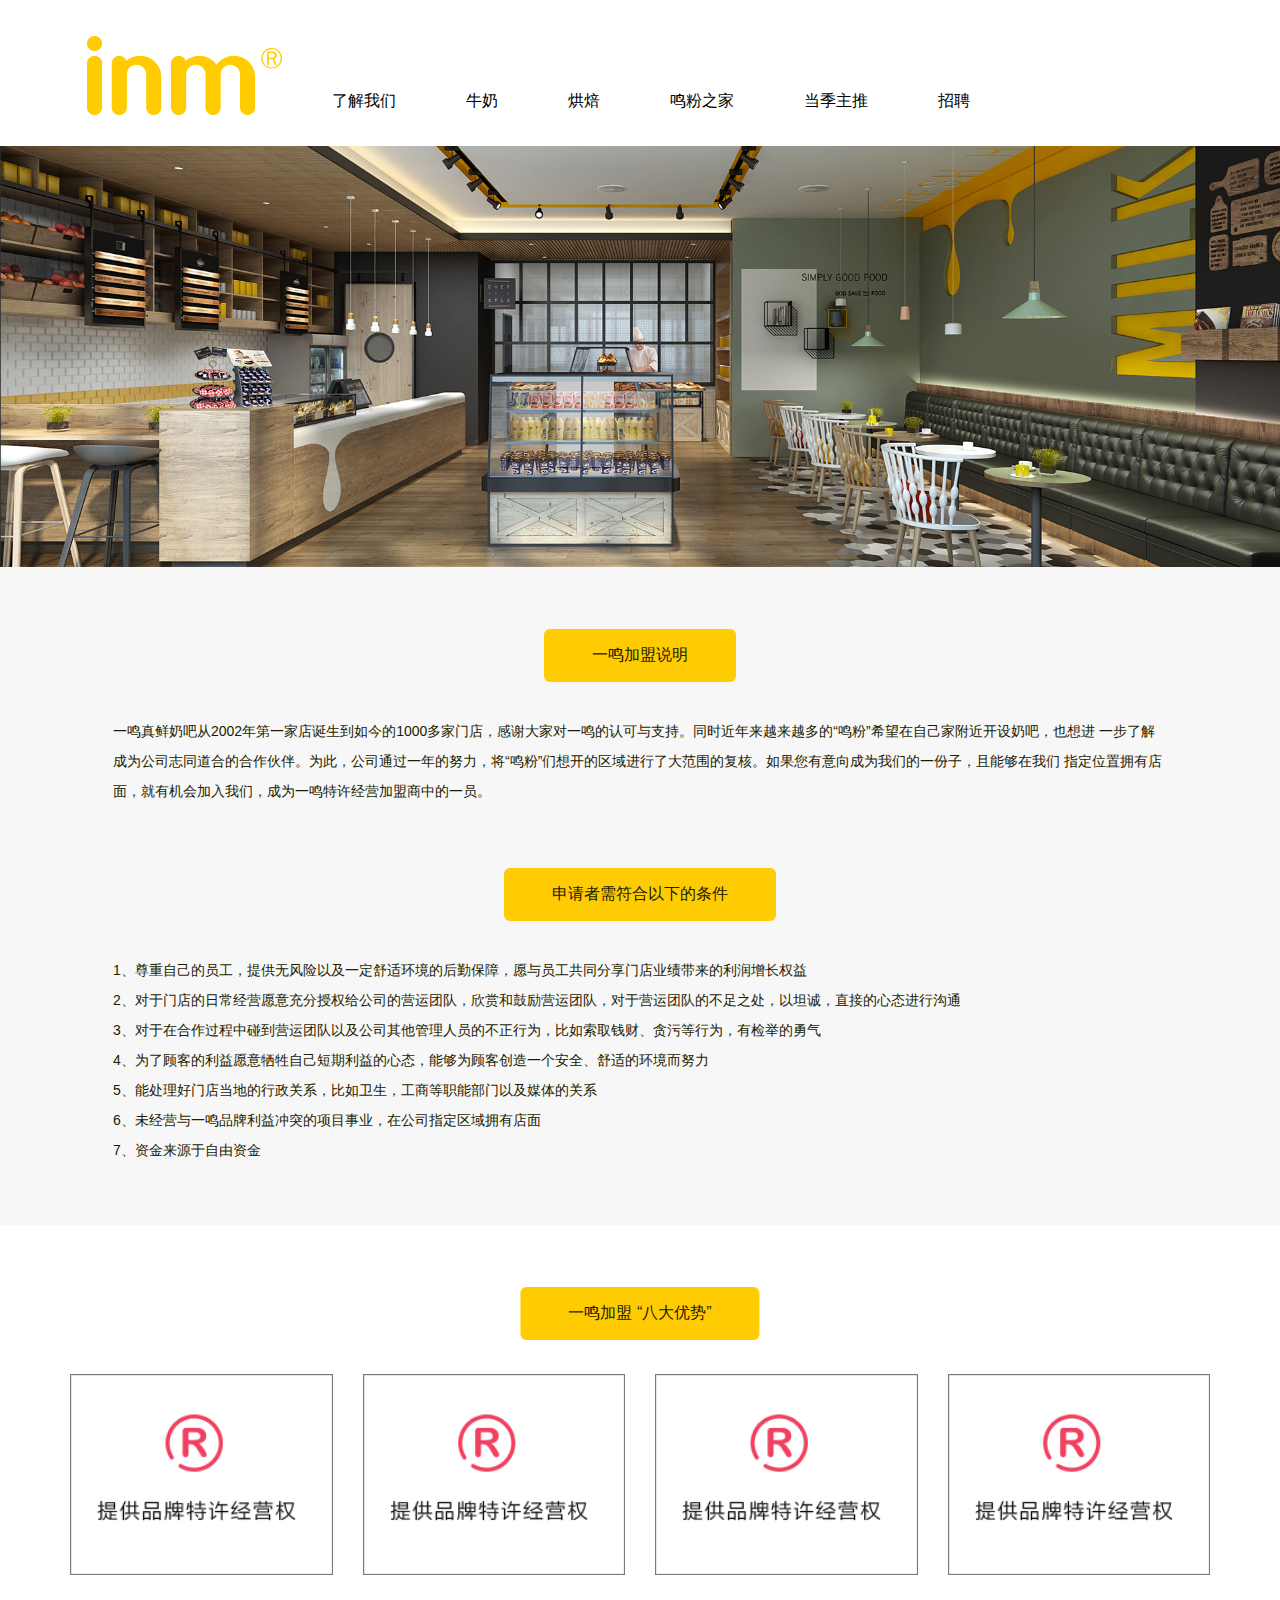
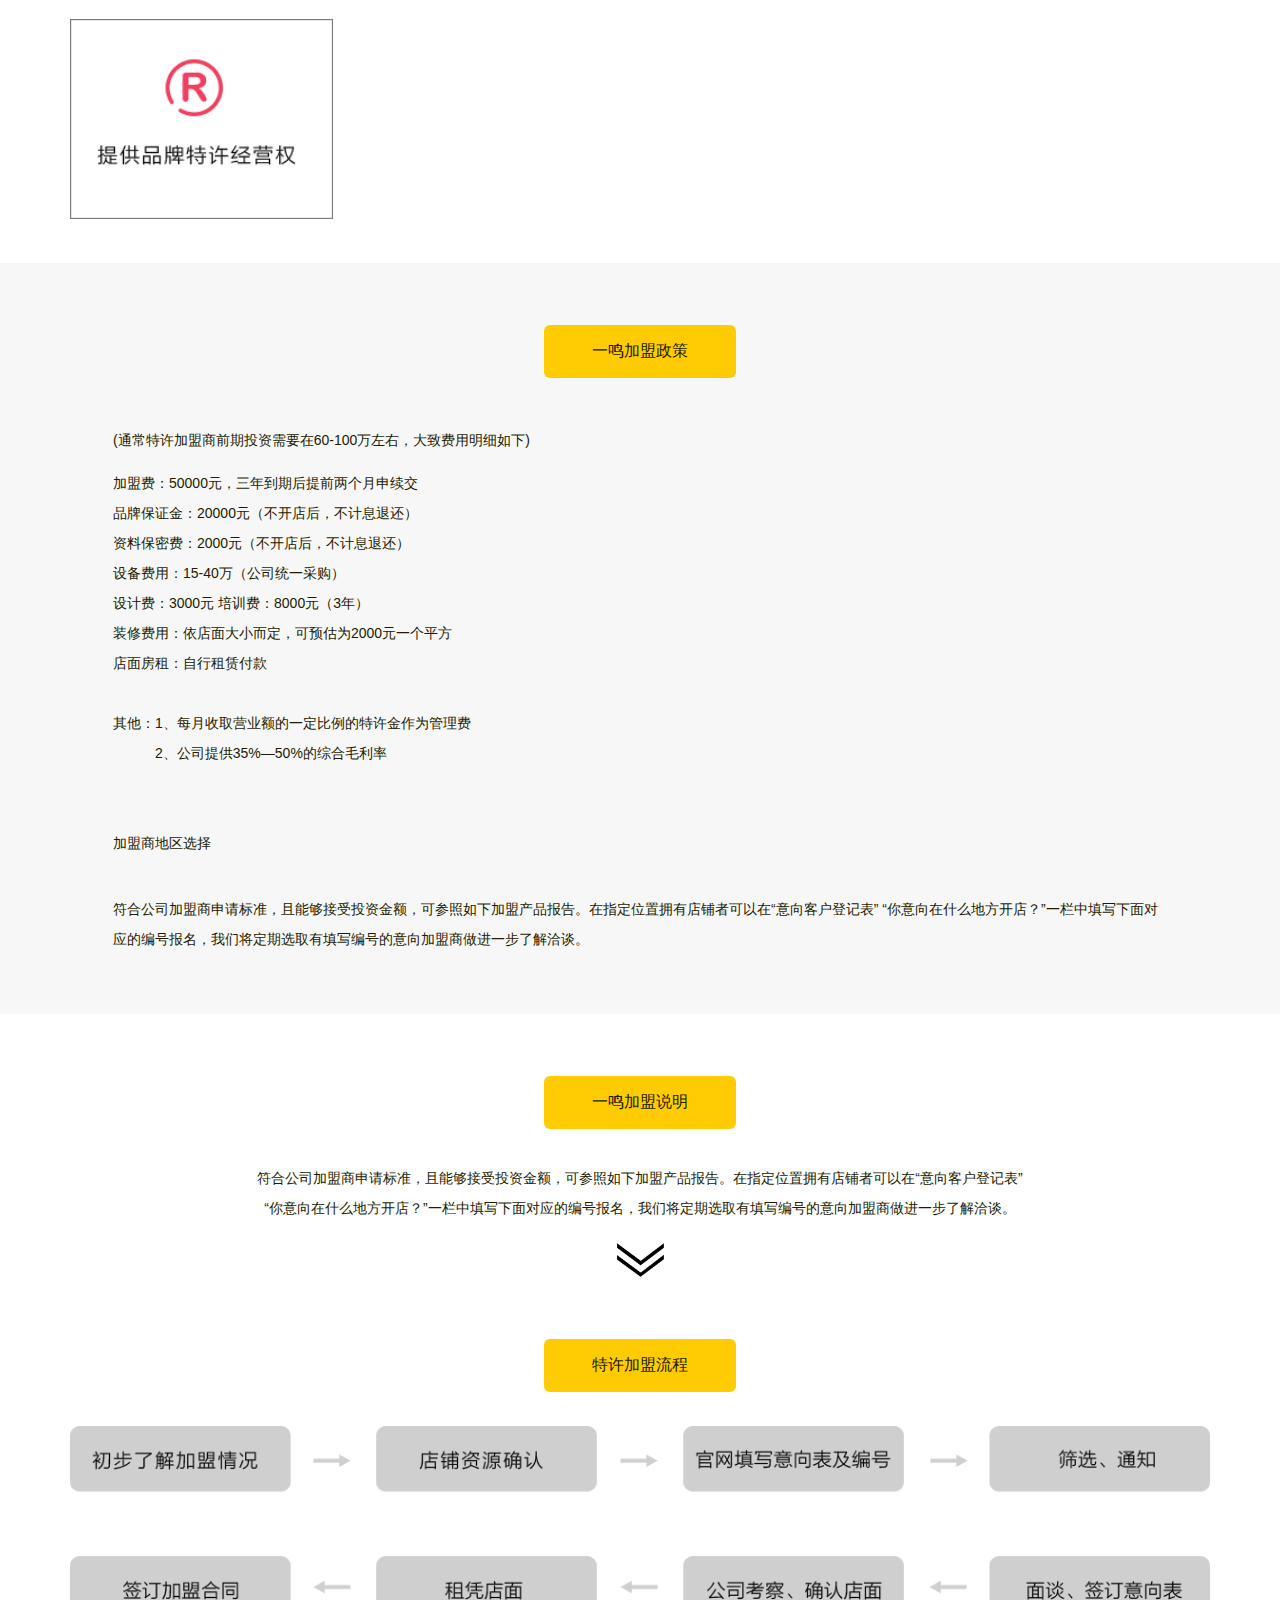
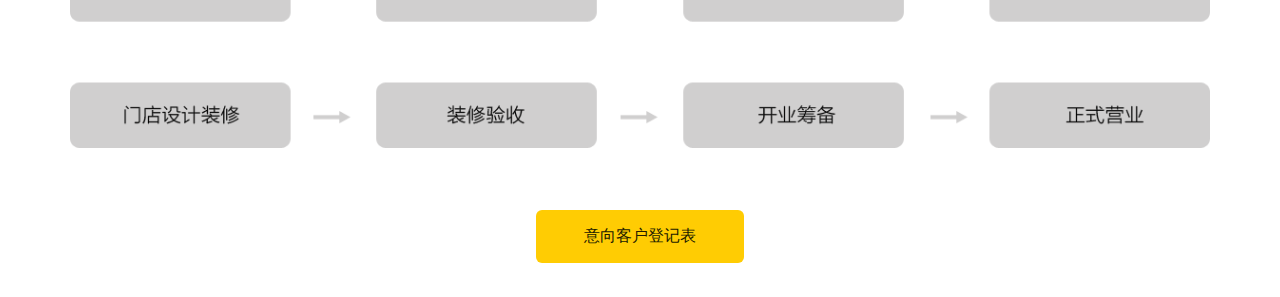
<file: subPage/league.html>
<!DOCTYPE html>
<html>

	<head>
		<meta charset="utf-8" />

		<meta name="viewport" content="width=device-width,initial-scale=1,minimum-scale=1,maximum-scale=1,user-scalable=no" />
		<title>一鸣食品</title>
		<meta name="apple-mobile-web-app-capable" content="yes" />
		<meta name="apple-mobile-web-app-status-bar-style" content="black" />
		<meta name="format-detection" content="telephone=no" />
		<link href="../img/icon/logo.png" rel="shortcut icon" type="image/x-icon" />
		<link rel="stylesheet" type="text/css" href="../bootstrap/css/bootstrap.min.css" />
		<link rel="stylesheet" type="text/css" href="../css/fontawesome/css/font-awesome.min.css" />
		<link rel="stylesheet" type="text/css" href="../swiper/css/swiper-3.2.7.min.css"/>
		<link rel="stylesheet" type="text/css" href="../css/common.css" />
		<link rel="stylesheet" type="text/css" href="../css/styles.css"/>
	</head>
		
	<body>
		<div class="bigWrap">
			<!-- Header -->
			<header id="page-top" class="">
				<nav class="navbar navbar-custom top-nav-collapse" role="navigation">
					<div class="container">
						<div class="navbar-header">
							<button type="button" class="navbar-toggle" data-toggle="collapse" data-target=".navbar-main-collapse">
				<i class="fa fa-bars"></i>
				</button>
							<a class="navbar-brand" href="../index.html">
								<img src="../img/icon/logo.png" />
							</a>
						</div>
						<div class="collapse navbar-collapse navbar-left navbar-main-collapse top-menu">
							<ul class="nav navbar-nav">
								<li class="page-scroll">
									<a href="story.html">了解我们</a>
									<ul class="subNav">
										<li><a href="story.html">品牌故事</a></li>
										<li><a href="culture.html">品牌文化</a></li>
										<li><a href="history.html">企业简介</a></li>
										<li><a href="history.html">企业动态</a></li>
									</ul>
								</li>
								<li class="page-scroll">
									<a href="milk.html">牛奶</a>
								</li>
								<li class="page-scroll">
									<a href="cure.html">烘焙</a>
								</li>
								<li class="page-scroll">
									<a href="inmhost.html">鸣粉之家</a>
								</li>
								<li class="page-scroll">
									<a href="inmpush.html">当季主推</a>
								</li>
								<li class="page-scroll">
									<a href="join.html">招聘</a>
								</li>
							</ul>
						</div>
					</div>
				</nav>
			</header>
			
			<section class="league-banner floorBox" id="">
				<div class="swiper-container">
					<div class="swiper-wrapper">
						<div class="swiper-slide">
							<a href=""><img src="../img/league/banner.png" /></a>
						</div>
						<!--<div class="swiper-slide">
							<a href=""><img src="../img/milkBanner.png" /></a>
						</div>
						<div class="swiper-slide">
							<a href=""><img src="../img/milkBanner.png" /></a>
						</div>-->
					</div>
				</div>
			</section>
			<!-- Header -->
			
			<!-- league top content -->
			<section class="league-wrap" id="">
				<div class="container oddColor">
					<div class="row">
						<div class="lea-explain league-list">
							<div class="league-btn">
								<a href="#">一鸣加盟说明</a>
							</div>
							<p>一鸣真鲜奶吧从2002年第一家店诞生到如今的1000多家门店，感谢大家对一鸣的认可与支持。同时近年来越来越多的“鸣粉”希望在自己家附近开设奶吧，也想进
一步了解成为公司志同道合的合作伙伴。为此，公司通过一年的努力，将“鸣粉”们想开的区域进行了大范围的复核。如果您有意向成为我们的一份子，且能够在我们
指定位置拥有店面，就有机会加入我们，成为一鸣特许经营加盟商中的一员。</p>
						</div>
						
						<div class="lea-condition league-list">
							<div class="league-btn">
								<a href="#">申请者需符合以下的条件</a>
							</div>
							<p>1、尊重自己的员工，提供无风险以及一定舒适环境的后勤保障，愿与员工共同分享门店业绩带来的利润增长权益</p>
							<p>2、对于门店的日常经营愿意充分授权给公司的营运团队，欣赏和鼓励营运团队，对于营运团队的不足之处，以坦诚，直接的心态进行沟通</p>
							<p>3、对于在合作过程中碰到营运团队以及公司其他管理人员的不正行为，比如索取钱财、贪污等行为，有检举的勇气</p>
							<p>4、为了顾客的利益愿意牺牲自己短期利益的心态，能够为顾客创造一个安全、舒适的环境而努力</p>
							<p>5、能处理好门店当地的行政关系，比如卫生，工商等职能部门以及媒体的关系</p>
							<p>6、未经营与一鸣品牌利益冲突的项目事业，在公司指定区域拥有店面</p>
							<p>7、资金来源于自由资金</p>
						</div>
					</div>
				</div>
				<div class="container evenColor">
					<div class="row">
						<div class="lea-goodeness league-list">
							<div class="league-btn">
								<a href="#">一鸣加盟 “八大优势”</a>
							</div>
							<div class="goodeness-li">
								<div class="col-md-3 col-xs-4">
									<img src="../img/league/goodeness.png"/>
								</div>
								<div class="col-md-3 col-xs-4">
									<img src="../img/league/goodeness.png"/>
								</div>
								<div class="col-md-3 col-xs-4">
									<img src="../img/league/goodeness.png"/>
								</div>
								<div class="col-md-3 col-xs-4">
									<img src="../img/league/goodeness.png"/>
								</div>
								<div class="col-md-3 col-xs-4">
									<img src="../img/league/goodeness.png"/>
								</div>
							</div>
						</div>
						
						
					</div>
				</div>
				
				
				<div class="container oddColor">
					<div class="row">
						<div class="lea-policy league-list">
							<div class="league-btn">
								<a href="#">一鸣加盟政策</a>
							</div>
							<p class="lineHeight1">(通常特许加盟商前期投资需要在60-100万左右，大致费用明细如下)</p>
							<p>加盟费：50000元，三年到期后提前两个月申续交</p>
							<p>品牌保证金：20000元（不开店后，不计息退还）</p>
							<p>资料保密费：2000元（不开店后，不计息退还）</p>
							<p>设备费用：15-40万（公司统一采购）</p>
							<p>设计费：3000元  培训费：8000元（3年）</p>
							<p>装修费用：依店面大小而定，可预估为2000元一个平方</p>
							<p>店面房租：自行租赁付款</p>
							<div class="else-policy">
								<p>其他：1、每月收取营业额的一定比例的特许金作为管理费</p>
								<p>2、公司提供35%—50%的综合毛利率</p>
							</div>
							<div class="area-selec">
								<p>加盟商地区选择</p>
								<p>符合公司加盟商申请标准，且能够接受投资金额，可参照如下加盟产品报告。在指定位置拥有店铺者可以在“意向客户登记表”
“你意向在什么地方开店？”一栏中填写下面对应的编号报名，我们将定期选取有填写编号的意向加盟商做进一步了解洽谈。</p>
							</div>
						</div>
					</div>
				</div>
				
				<div class="container evenColor">
					<div class="row">
						<div class="go-select col-md-12 league-list">
							<div class="league-btn">
								<a href="#">一鸣加盟说明</a>
							</div>
							<p>符合公司加盟商申请标准，且能够接受投资金额，可参照如下加盟产品报告。在指定位置拥有店铺者可以在“意向客户登记表”<br />“你意向在什么地方开店？”一栏中填写下面对应的编号报名，我们将定期选取有填写编号的意向加盟商做进一步了解洽谈。</p>
							<img class="show-arow" src="../img/league/show-throw.png"/>
							
							<div class="area-wrap">
								<img src="../img/league/area-point1.png"/>
							
								<img src="../img/league/area-point2.png"/>
							
								<img src="../img/league/area-point3.png"/>
							
								<img src="../img/league/area-point4.png"/>
								
								<img class="hide-arow" src="../img/league/hide-throw.png"/>
							</div>
						</div>
						
						<div class="lea-arrow col-md-12 league-list">
							<div class="league-btn">
								<a href="#">特许加盟流程</a>
								
							</div>
							<img src="../img/league/flower-arrow.png"/>
						</div>
					</div>
				</div>
				<div class="apply-stor col-md-12 league-list">
					<div class="league-btn apply-btn">
						<a href="#">意向客户登记表</a>
					</div>
				</div>
			</section>
			
			
		</div>
			<script src="../js/jquery.min.js" type="text/javascript" charset="utf-8"></script>
			<script src="../bootstrap/js/bootstrap.min.js" type="text/javascript" charset="utf-8"></script>
			<script src="../swiper/js/swiper-3.2.7.min.js" type="text/javascript" charset="utf-8"></script>
			<script src="../js/common.js" type="text/javascript" charset="utf-8"></script>
			<script type="text/javascript">
//				var mySwiper1 = new Swiper('.milk-swiper1', {
//					autoplay: 4000, //可选选项，自动滑动
//					autoplayDisableOnInteraction: false,
//					loop: true
//				})
			</script>
	</body>

</html>
</file>
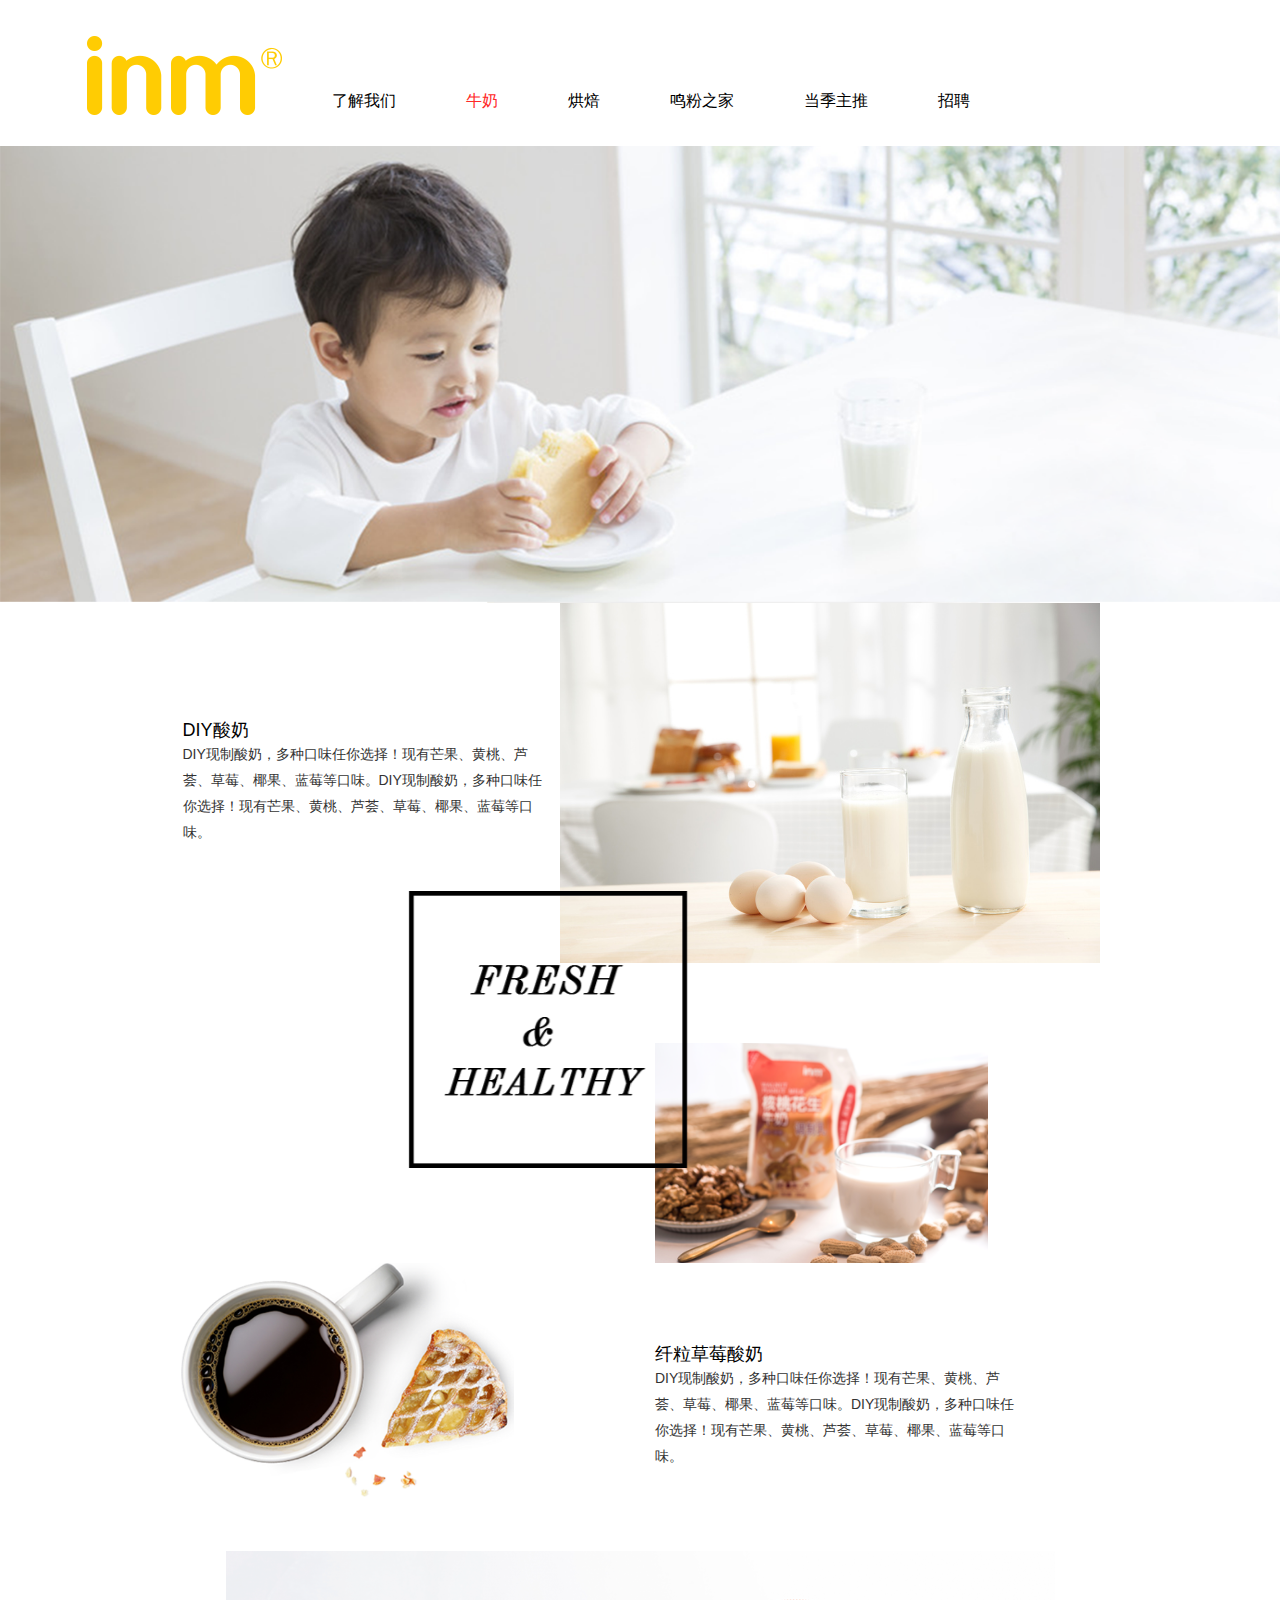
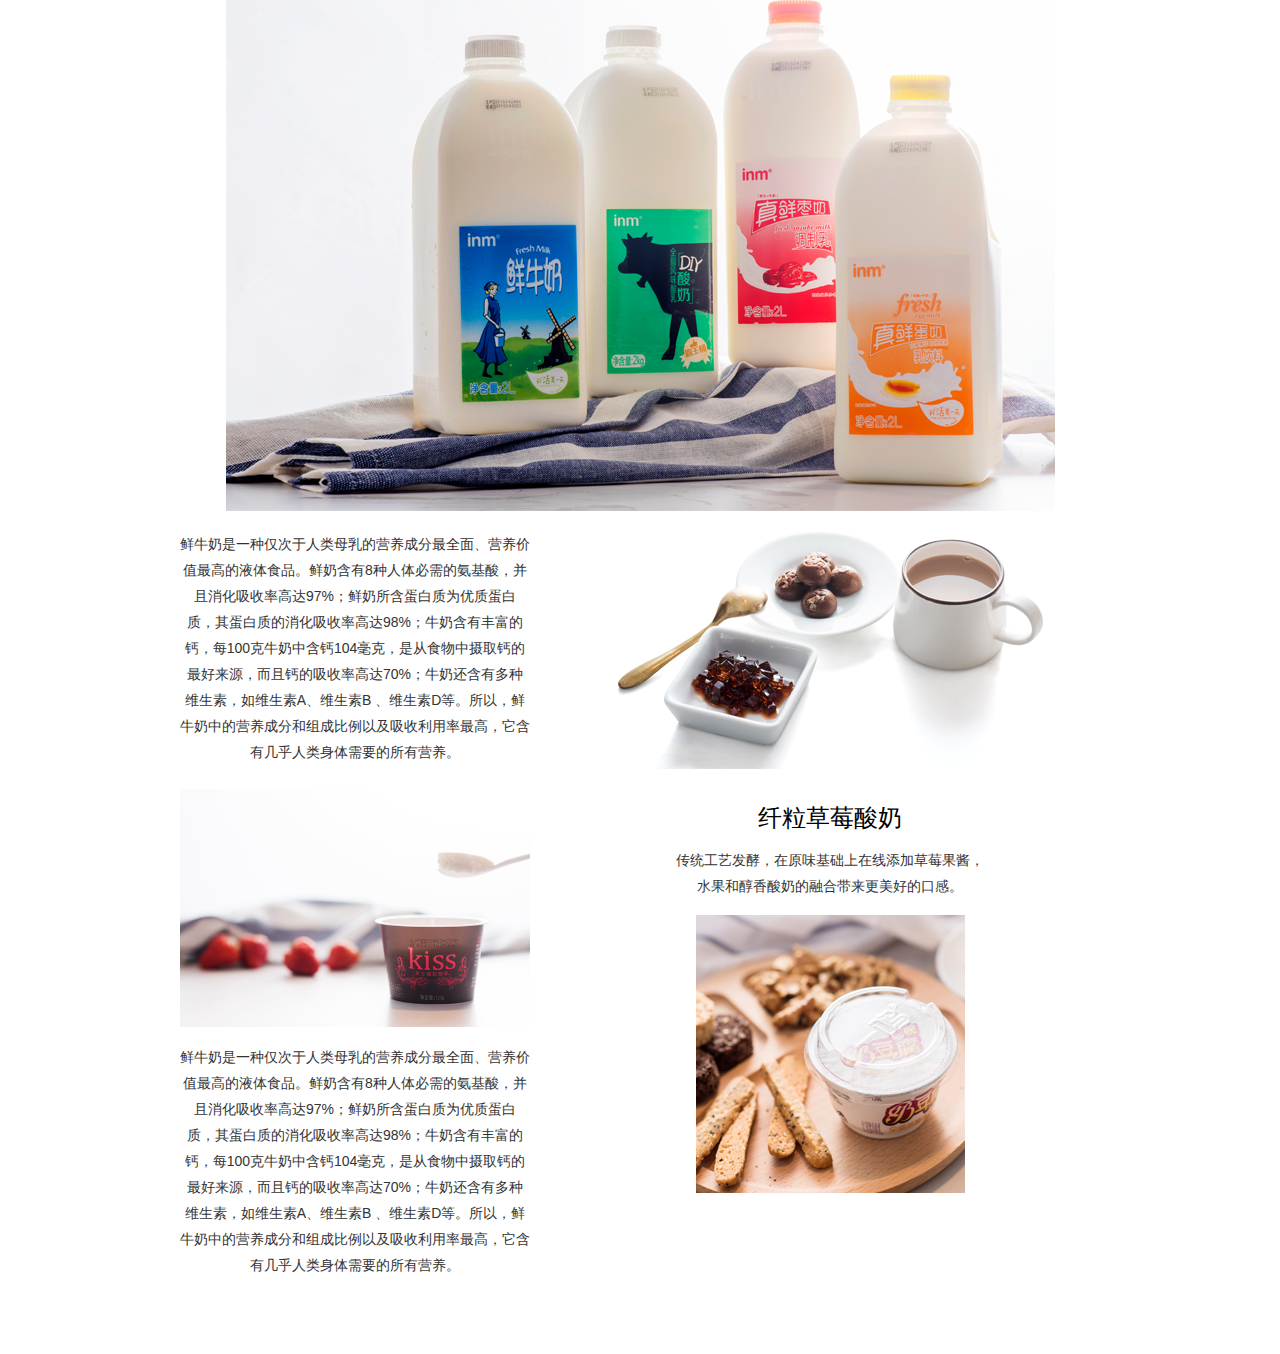
<file: subPage/milk.html>
<!DOCTYPE html>
<html>

	<head>
		<meta charset="utf-8" />

		<meta name="viewport" content="width=device-width,initial-scale=1,minimum-scale=1,maximum-scale=1,user-scalable=no" />
		<title>一鸣食品</title>
		<meta name="apple-mobile-web-app-capable" content="yes" />
		<meta name="apple-mobile-web-app-status-bar-style" content="black" />
		<meta name="format-detection" content="telephone=no" />
		<link href="../img/icon/logo.png" rel="shortcut icon" type="image/x-icon" />
		<link rel="stylesheet" type="text/css" href="../bootstrap/css/bootstrap.min.css" />
		<link rel="stylesheet" type="text/css" href="../css/fontawesome/css/font-awesome.min.css" />
		<link rel="stylesheet" type="text/css" href="../swiper/css/swiper-3.2.7.min.css"/>
		<link rel="stylesheet" type="text/css" href="../css/common.css" />
		<link rel="stylesheet" type="text/css" href="../css/styles.css"/>
	</head>
		
	<body>
		<div class="bigWrap">
			<!-- Header -->
			<header id="page-top" class="">
				<nav class="navbar navbar-custom top-nav-collapse" role="navigation">
					<div class="container">
						<div class="navbar-header">
							<button type="button" class="navbar-toggle" data-toggle="collapse" data-target=".navbar-main-collapse">
				<i class="fa fa-bars"></i>
				</button>
							<a class="navbar-brand" href="../index.html">
								<img src="../img/icon/logo.png" />
							</a>
						</div>
						<div class="collapse navbar-collapse navbar-left navbar-main-collapse top-menu">
							<ul class="nav navbar-nav">
								<li class="page-scroll">
									<a href="story.html">了解我们</a>
									<ul class="subNav">
										<li><a href="story.html">品牌故事</a></li>
										<li><a href="culture.html">品牌文化</a></li>
										<li><a href="history.html">企业简介</a></li>
										<li><a href="history.html">企业动态</a></li>
									</ul>
								</li>
								<li class="page-scroll">
									<a href="milk.html">牛奶</a>
								</li>
								<li class="page-scroll">
									<a href="cure.html">烘焙</a>
								</li>
								<li class="page-scroll">
									<a href="inmhost.html">鸣粉之家</a>
								</li>
								<li class="page-scroll">
									<a href="inmpush.html">当季主推</a>
								</li>
								<li class="page-scroll">
									<a href="join.html">招聘</a>
								</li>
							</ul>
						</div>
					</div>
				</nav>
			</header>
			<!-- Header -->
			
			<!-- Intro top content -->
			<section class="intro floorBox" id="home">
				<div class="swiper-container">
					<div class="swiper-wrapper">
						<div class="swiper-slide">
							<a href=""><img src="../img/milkBanner.png" /></a>
						</div>
						<!--<div class="swiper-slide">
							<a href=""><img src="../img/milkBanner.png" /></a>
						</div>
						<div class="swiper-slide">
							<a href=""><img src="../img/milkBanner.png" /></a>
						</div>-->
					</div>
				</div>
			</section>
			<!-- milk content -->
			<section class="milk-wrap  floorBox" id="milk">
				<div class="container">
					<div class="row">
						<div class="milk-diy col-md-12">
							<div class="diy-txt col-md-4 col-md-offset-1">
								<h2>DIY酸奶</h2>
								<p>DIY现制酸奶，多种口味任你选择！现有芒果、黄桃、芦荟、草莓、椰果、蓝莓等口味。DIY现制酸奶，多种口味任你选择！现有芒果、黄桃、芦荟、草莓、椰果、蓝莓等口味。</p>
							</div>
							<div class="mealBaner col-md-6 col-md-offset-5">
								<div class="swiper-container milk-swiper1">
									<div class="swiper-wrapper">
										<div class="swiper-slide">
											<a href=""><img src="../img/milk/smaBanner2.png" /></a>
										</div>
										<div class="swiper-slide">
											<a href=""><img src="../img/milk/smaBanner1.png" /></a>
										</div>
										<div class="swiper-slide">
											<a href=""><img src="../img/milk/smaBanner2.png" /></a>
										</div>
									</div>
								</div>
							</div>
							
						</div>			
						<div class="m-meal  col-md-12">
							<div class="meal-li meal-fly  col-md-6">
								<img src="../img/milk/meal1.png"/>
							</div>
							<div class="meal-li floatright  col-md-6">
								<img src="../img/milk/meal2.png"/>
							</div>
						</div>	
						<div class="m-meal-diff col-md-12">
							<div class="meal-li  col-md-6">
								<img class="marginAuto" src="../img/milk/meal3.png"/>
							</div>
							<div class="meal-li m-meal-txt col-md-4">
								<h2>纤粒草莓酸奶</h2>
								<p>DIY现制酸奶，多种口味任你选择！现有芒果、黄桃、芦荟、草莓、椰果、蓝莓等口味。DIY现制酸奶，多种口味任你选择！现有芒果、黄桃、芦荟、草莓、椰果、蓝莓等口味。</p>
							</div>
						</div>
						<div class="milBanner">
							<div class="swiper-container milk-swiper2">
								<div class="swiper-wrapper">
									<div class="swiper-slide">
										<a href=""><img src="../img/milk/milBanner.png" /></a>
									</div>
									<div class="swiper-slide">
										<a href=""><img src="../img/milk/milBanner.png" /></a>
									</div>
									<div class="swiper-slide">
										<a href=""><img src="../img/milk/milBanner.png" /></a>
									</div>
								</div>
							</div>
						</div>
						
						<div class="milkSort col-md-12">
							<div class="col-md-4 col-md-offset-1">
								<!--<h1></h1>-->
								<p>鲜牛奶是一种仅次于人类母乳的营养成分最全面、营养价值最高的液体食品。鲜奶含有8种人体必需的氨基酸，并且消化吸收率高达97%；鲜奶所含蛋白质为优质蛋白质，其蛋白质的消化吸收率高达98%；牛奶含有丰富的钙，每100克牛奶中含钙104毫克，是从食物中摄取钙的最好来源，而且钙的吸收率高达70%；牛奶还含有多种维生素，如维生素A、维生素B 、维生素D等。所以，鲜牛奶中的营养成分和组成比例以及吸收利用率最高，它含有几乎人类身体需要的所有营养。</p>
							</div>
							<div class="col-md-6">
								<img src="../img/milk/coffee.png"/>
							</div>
						</div>
						
						<div class="milkSort col-md-12">
							<div class="col-md-4 col-md-offset-1">
								<img src="../img/milk/kiss.png"/>
								<p class="marginTop2">鲜牛奶是一种仅次于人类母乳的营养成分最全面、营养价值最高的液体食品。鲜奶含有8种人体必需的氨基酸，并且消化吸收率高达97%；鲜奶所含蛋白质为优质蛋白质，其蛋白质的消化吸收率高达98%；牛奶含有丰富的钙，每100克牛奶中含钙104毫克，是从食物中摄取钙的最好来源，而且钙的吸收率高达70%；牛奶还含有多种维生素，如维生素A、维生素B 、维生素D等。所以，鲜牛奶中的营养成分和组成比例以及吸收利用率最高，它含有几乎人类身体需要的所有营养。</p>
							</div>
							<div class="col-md-6 marginTop3">
								<h1>纤粒草莓酸奶</h1>
								<p class="marginTop2">传统工艺发酵，在原味基础上在线添加草莓果酱，<br />水果和醇香酸奶的融合带来更美好的口感。
</p>
								<img class="marginTop3" src="../img/milk/milkBean.png"/>
							</div>
						</div>
						
					</div>
				</div>
			</section>
			<!-- milk content -->
			
		</div>
			<script src="../js/jquery.min.js" type="text/javascript" charset="utf-8"></script>
			<script src="../bootstrap/js/bootstrap.min.js" type="text/javascript" charset="utf-8"></script>
			<script src="../swiper/js/swiper-3.2.7.min.js" type="text/javascript" charset="utf-8"></script>
			<script src="../js/common.js" type="text/javascript" charset="utf-8"></script>
			<script type="text/javascript">
				$(".nav .page-scroll").eq(1).addClass("active");
				var mySwiper1 = new Swiper('.milk-swiper1', {
					autoplay: 4000, //可选选项，自动滑动
					autoplayDisableOnInteraction: false,
					loop: true
				})
				var mySwiper2 = new Swiper('.milk-swiper2', {
					direction : 'vertical',
					autoplay: 4000, //可选选项，自动滑动
					autoplayDisableOnInteraction: false,
					loop: true
				})
			</script>
	</body>

</html>
</file>
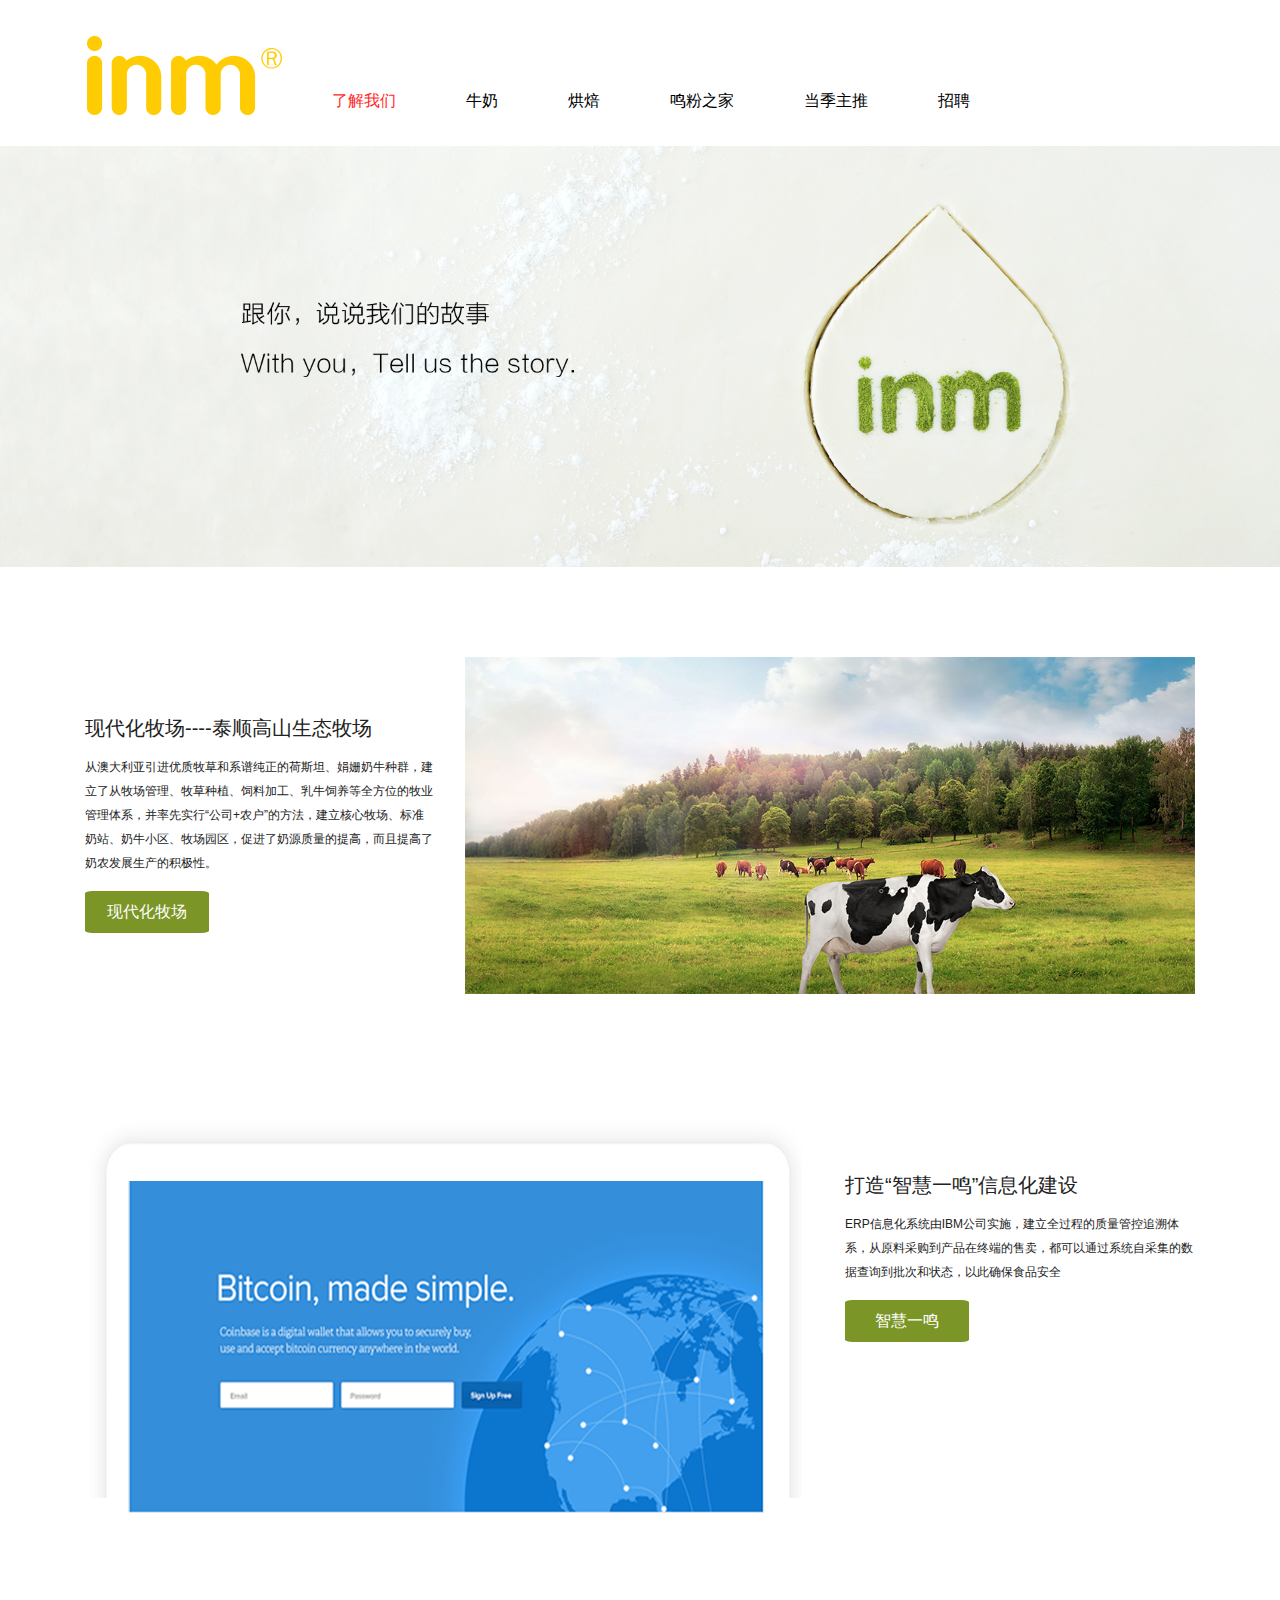
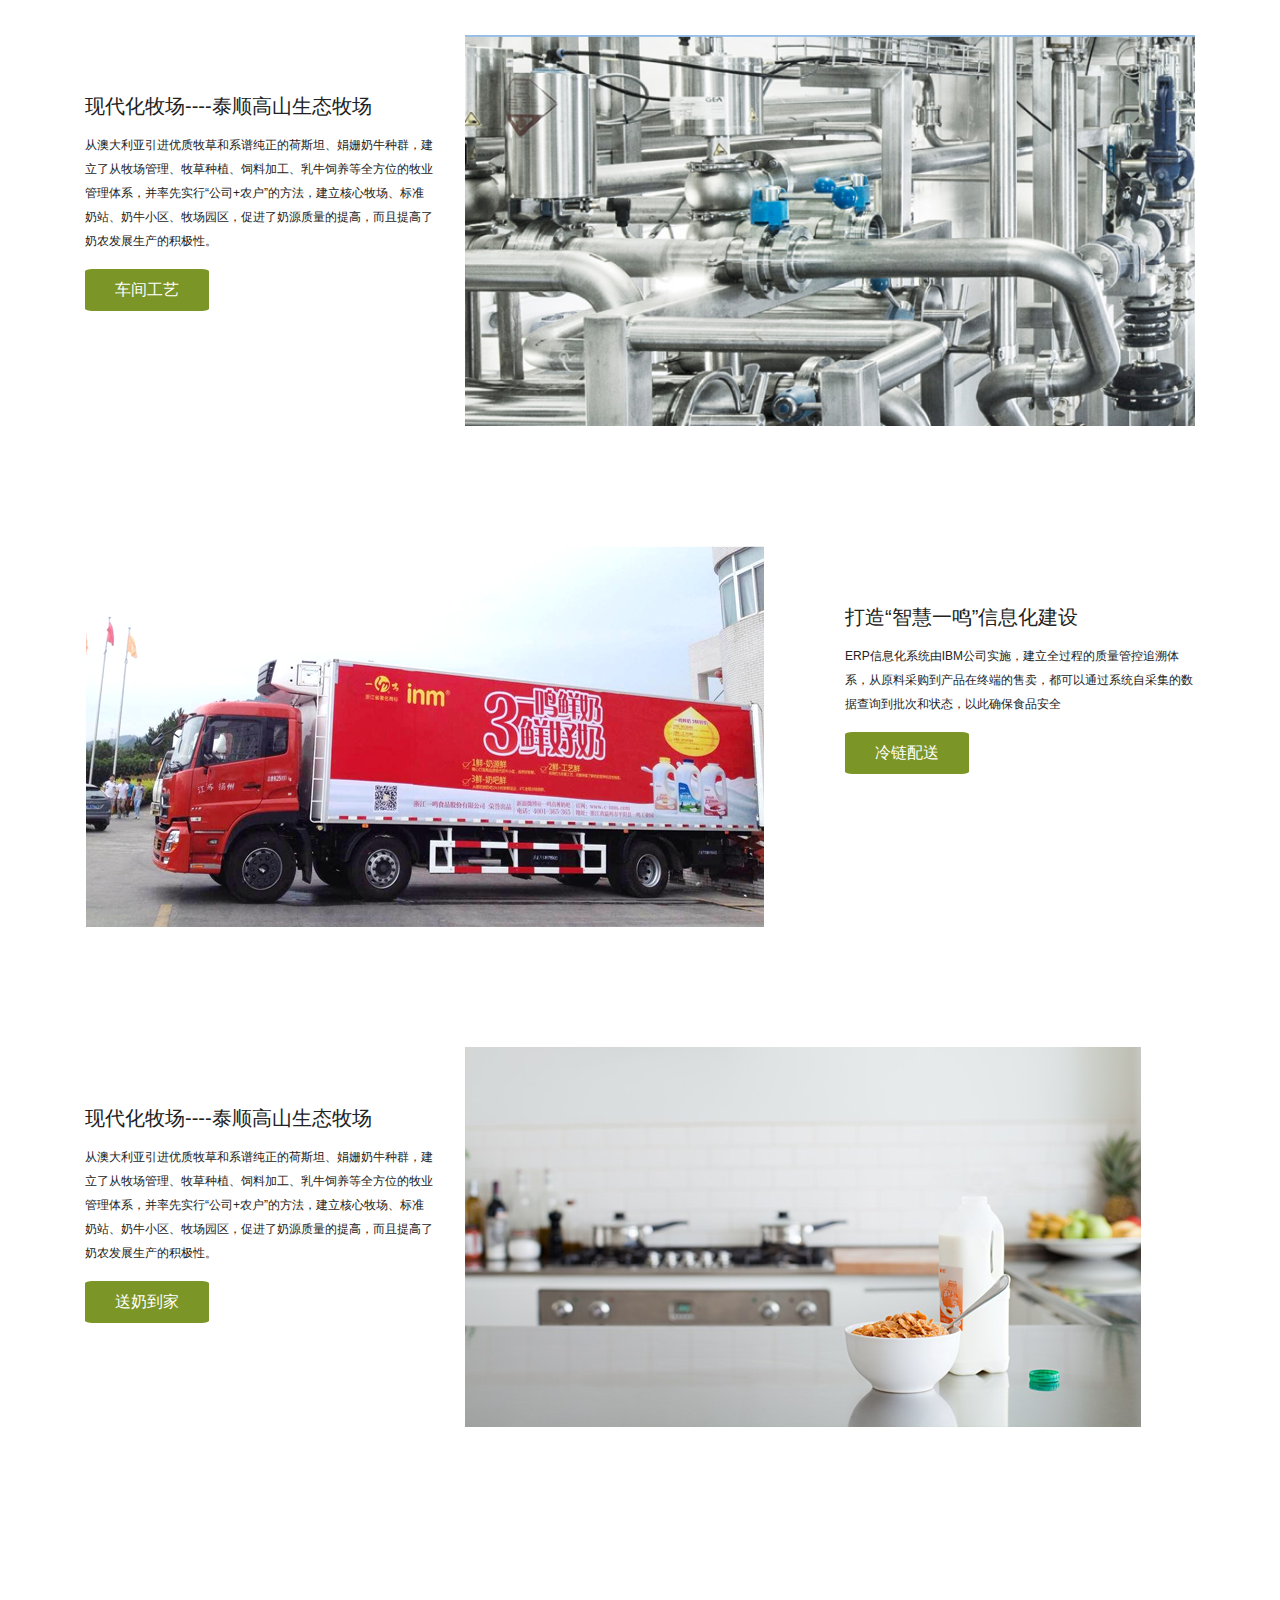
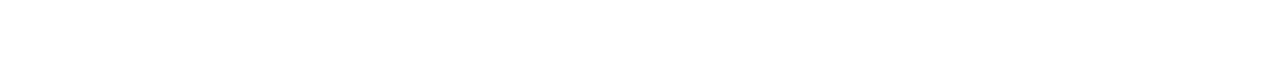
<file: subPage/story.html>
<!DOCTYPE html>
<html>

	<head>
		<meta charset="utf-8" />

		<meta name="viewport" content="width=device-width,initial-scale=1,minimum-scale=1,maximum-scale=1,user-scalable=no" />
		<title>一鸣食品</title>
		<meta name="apple-mobile-web-app-capable" content="yes" />
		<meta name="apple-mobile-web-app-status-bar-style" content="black" />
		<meta name="format-detection" content="telephone=no" />
		<link href="../img/icon/logo.png" rel="shortcut icon" type="image/x-icon" />
		<link rel="stylesheet" type="text/css" href="../bootstrap/css/bootstrap.min.css" />
		<link rel="stylesheet" type="text/css" href="../css/fontawesome/css/font-awesome.min.css" />
		<!--<link rel="stylesheet" type="text/css" href="swiper/css/swiper-3.2.7.min.css"/>-->
		<link rel="stylesheet" type="text/css" href="../css/common.css" />
		<link rel="stylesheet" type="text/css" href="../css/styles.css"/>
	</head>
		
	<body>
		<div class="bigWrap">
			<!-- Header -->
			<header id="page-top" class="">
				<nav class="navbar navbar-custom top-nav-collapse" role="navigation">
					<div class="container">
						<div class="navbar-header">
							<button type="button" class="navbar-toggle" data-toggle="collapse" data-target=".navbar-main-collapse">
				<i class="fa fa-bars"></i>
				</button>
							<a class="navbar-brand" href="../index.html">
								<img src="../img/icon/logo.png" />
							</a>
						</div>
						<div class="collapse navbar-collapse navbar-left navbar-main-collapse top-menu">
							<ul class="nav navbar-nav">
								<li class="page-scroll">
									<a href="#">了解我们</a>
									<ul class="subNav">
										<li><a href="story.html">品牌故事</a></li>
										<li><a href="culture.html">品牌文化</a></li>
										<li><a href="history.html">企业简介</a></li>
										<li><a href="develop.html">企业动态</a></li>
									</ul>
								</li>
								<li class="page-scroll">
									<a href="milk.html">牛奶</a>
								</li>
								<li class="page-scroll">
									<a href="cure.html">烘焙</a>
								</li>
								<li class="page-scroll">
									<a href="inmhost.html">鸣粉之家</a>
								</li>
								<li class="page-scroll">
									<a href="inmpush.html">当季主推</a>
								</li>
								<li class="page-scroll">
									<a href="join.html">招聘</a>
								</li>
							</ul>
						</div>
					</div>
				</nav>
			</header>
			<!-- Header -->
			
			<!-- Intro top content -->
			<section class="intro floorBox" id="home">
				<div class="swiper-container">
					<div class="swiper-wrapper">
						<div class="swiper-slide">
							<a href=""><img src="../img/storyBanner.png" /></a>
						</div>
						<!--<div class="swiper-slide">
							<a href=""><img src="../img/milkBanner.png" /></a>
						</div>
						<div class="swiper-slide">
							<a href=""><img src="../img/milkBanner.png" /></a>
						</div>-->
					</div>
				</div>
			</section>
			
			<!-- milk content -->
			<section class="story-wrap  floorBox" id="milk">
				<div class="container">
					<div class="row">
						<div class="storyList col-md-12">
							<div class="col-md-4 storyTxt">
								<h1>现代化牧场----泰顺高山生态牧场</h1>
								<p>从澳大利亚引进优质牧草和系谱纯正的荷斯坦、娟姗奶牛种群，建立了从牧场管理、牧草种植、饲料加工、乳牛饲养等全方位的牧业管理体系，并率先实行“公司+农户”的方法，建立核心牧场、标准奶站、奶牛小区、牧场园区，促进了奶源质量的提高，而且提高了奶农发展生产的积极性。
</p>
								<div id="" class="storyBtn ">
									 现代化牧场
								</div>
							</div>
							<div class="col-md-8 storyImg distance1">
								<a href=""><img src="../img/knowUs/storyL1.png"/></a>
							</div>
						</div>
						
						<div class="storyList col-md-12">
							<div class="col-md-8 storyImg">
								<a href=""><img src="../img/knowUs/storyL2.png"/></a>
							</div>
							<div class="col-md-4 storyTxt">
								<h1>打造“智慧一鸣”信息化建设</h1>
								<p>ERP信息化系统由IBM公司实施，建立全过程的质量管控追溯体系，从原料采购到产品在终端的售卖，都可以通过系统自采集的数据查询到批次和状态，以此确保食品安全</p>
								<div id="" class="storyBtn">
									智慧一鸣
								</div>
							</div>
						</div>
						<div class="storyList col-md-12">
							<div class="col-md-4 storyTxt">
								<h1>现代化牧场----泰顺高山生态牧场</h1>
								<p>从澳大利亚引进优质牧草和系谱纯正的荷斯坦、娟姗奶牛种群，建立了从牧场管理、牧草种植、饲料加工、乳牛饲养等全方位的牧业管理体系，并率先实行“公司+农户”的方法，建立核心牧场、标准奶站、奶牛小区、牧场园区，促进了奶源质量的提高，而且提高了奶农发展生产的积极性。
</p>
								<div id="" class="storyBtn ">
									 车间工艺
								</div>
							</div>
							<div class="col-md-8 storyImg distance1">
								<a href=""><img src="../img/knowUs/storyL3.png"/></a>
							</div>
						</div>
						
						<div class="storyList col-md-12">
							<div class="col-md-8 storyImg">
								<a href=""><img src="../img/knowUs/storyL4.png"/></a>
							</div>
							<div class="col-md-4 storyTxt">
								<h1>打造“智慧一鸣”信息化建设</h1>
								<p>ERP信息化系统由IBM公司实施，建立全过程的质量管控追溯体系，从原料采购到产品在终端的售卖，都可以通过系统自采集的数据查询到批次和状态，以此确保食品安全</p>
								<div id="" class="storyBtn">
									冷链配送
								</div>
							</div>
						</div>	
						<div class="storyList col-md-12">
							<div class="col-md-4 storyTxt">
								<h1>现代化牧场----泰顺高山生态牧场</h1>
								<p>从澳大利亚引进优质牧草和系谱纯正的荷斯坦、娟姗奶牛种群，建立了从牧场管理、牧草种植、饲料加工、乳牛饲养等全方位的牧业管理体系，并率先实行“公司+农户”的方法，建立核心牧场、标准奶站、奶牛小区、牧场园区，促进了奶源质量的提高，而且提高了奶农发展生产的积极性。
</p>
								<div id="" class="storyBtn ">
									 送奶到家
								</div>
							</div>
							<div class="col-md-8 storyImg distance1">
								<a href=""><img src="../img/knowUs/storyL5.png"/></a>
							</div>
						</div>
					</div>
				</div>
			</section>
			<!-- milk content -->
			
		</div>
			<script src="../js/jquery.min.js" type="text/javascript" charset="utf-8"></script>
			<script src="../bootstrap/js/bootstrap.min.js" type="text/javascript" charset="utf-8"></script>
			<script src="../swiper/js/swiper-3.2.7.min.js" type="text/javascript" charset="utf-8"></script>
			<script src="../js/common.js" type="text/javascript" charset="utf-8"></script>
			<script type="text/javascript">
				$(".nav .page-scroll").eq(0).addClass("active");
				$(".nav .page-scroll").find(".subNav li").eq(0).find("a").css("color","#ff2828");

				
//				$(".page-scroll").find("a").eq(0).addClass("active");
//				var mySwiper = new Swiper('.swiper-container', {
//					autoplay: 4000, //可选选项，自动滑动
//					autoplayDisableOnInteraction: false,
//					loop: true
//				})
//console.log(t)
			</script>
	</body>

</html>
</file>
<file: css/common.css>
@charset "utf-8";
/*******************global*********************/
body {
    width: 100%;
    height: 100%;
    font-family: "微软雅黑", "Arial Unicode MS";
    color: #fff;
    background-color: #FFFFFF;
}
html {
    width: 100%;
    height: 100%;
    overflow-x: hidden;
}
html,body,div,iframe,p,span,ul,ol,li,dl,dt,dd,h1,h2,h3,h4,h5,h6,form,input,label,button,a{margin:0;padding:0;font-family:"Microsoft Yahei",arial,helvetica,sans-serif;outline:none;}
body, div, ul, ol, li, h1, h2, h3, h4, h5, h6, form, fieldset, legend, input, textarea, p, th, td, dl, dt, dd {margin: 0;padding: 0;}
body, div, td {font-family:"Microsoft Yahei",arial,helvetica,sans-serif;font-size: 12px;line-height: 1.4em;}
table{border-collapse:collapse;border-spacing:0px;}
img{vertical-align:top;}
button{border:none;background:none;}
ul,ol,li{list-style:none;}
h1,h2,h3,h4,h5{color: #000000;}
h1, .font1{font-size:24px;}
h2, .font2{font-size:18px;}
h3, .font3{font-size:16px;}
h4, .font4{font-size:14px;}
h5, .font5{font-size:12px;}
.font6{font-size:10px;}
.floatleft{float:left;}
.floatright{float:right;}
.center{text-align:center;}
.left{text-align:left;}
.right{text-align:right;}
.relative{position:relative;}
.pointer{cursor:pointer;}
.clear{clear:both;}
.hide{display:none;}
img{border:0px;}
a:link,a:visited{text-decoration:none;color: #000000;}
a:hover,.underline{text-decoration:none;}
a:active,
a:hover {
  outline: 0;text-decoration:none;}
.default,a.default:hover{text-decoration:none;}
.clearfix:after{content:".";display:block;height:0;line-height: 0;clear:both;overflow:hidden;visibility:hidden;}
.clearfix{zoom:1;}
.bigWrap{
	position: relative;
    width: 100%;
    overflow: hidden;
}
.marginAuto{
	margin: 0 auto;
	
}
.marginTop1{
	margin-top: 66px;
}
.marginTop2{
	margin-top: 16px;
}

.marginTop3{
	margin-top: 16px!important;
}
.lineHeight1{
	line-height: 56px!important;
}
.marginLeft{
	margin-left: 28px;
}
/* Header styles
================================================== */
.navbar-nav li.active a{
    /*border-bottom: 2px solid #f29400 !important;*/
   color: #ff2828;
}
.navbar {
    margin-bottom: 0;
    border-bottom: 1px solid rgba(255,255,255,.3);
    /*text-transform: uppercase;*/
    font-family: "微软雅黑", "Arial Unicode MS";
    background-color: #000;
}
.navbar-brand {
    margin-top: 36px;
}

.navbar-brand:focus {
    outline: 0;
}
.top-nav-collapse .navbar-brand {
    width: 195px;
	height: 79px;
    padding: 0;
    margin: 0;
    margin-top: 36px;
    margin-left: 0;
}
.navbar-brand img{
	width: 100%;
	float: left;
}
.container>.navbar-header {
    margin-right: 0px;
    margin-left: 0px; 
}
.navbar .logoTxt{
	/*margin-top: 0px;
	color: #000;*/
}
.top-menu {
    margin-top: 86px;
}

.top-nav-collapse {
    /*padding: 0px;*/
    background: #fff !important;
    /*padding: 6px 0 20px 0 !important;*/
    /*margin: 0px;*/
    /*margin: -9px auto;*/
    height: 146px;
    border: none !important;
    z-index: 9999;
}
.navbar-custom .nav li a {
    /*-webkit-transition: background .3s ease-in-out;
    -moz-transition: background .3s ease-in-out;
    transition: background .3s ease-in-out;*/
    font-size: 16px;
    cursor: pointer;
    /*font-weight: 400;*/
    /*border-top: 1px solid transparent !important;*/
    /*border-bottom: 1px solid transparent !important;*/
}

.navbar-custom .nav li a:hover,
.navbar-custom .nav li a:focus,
.navbar-custom .nav li.active a {
    outline: 0;
    /*border-top: 1px solid #fff !important;
    border-bottom: 1px solid #fff !important;*/
    background: transparent !important;
}

.nav > li {
    padding: 0px 35px;
}

.nav > li > a {
    position: relative;
    display: block;
    padding: 10px 0px;
}

.navbar-nav > li > a {
    padding-top: 5px !important;
    padding-bottom: 3px !important;
}

.navbar-toggle {
    padding: 4px 6px;
    font-size: 16px;
    color: #bbb;
}

.navbar-toggle:focus,
.navbar-toggle:active {
    outline: 0;
}

.top-nav-collapse .navbar-nav li{
    color: #222;
}
.top-nav-collapse .navbar-toggle {
    padding: 4px 6px;
    font-size: 16px;
    color: #bbb;
    top: 72px;
    margin-bottom: 9px;
}
.top-nav-collapse .nav li a:hover,
.top-nav-collapse .nav li.active a {
    /*border-top: 1px solid #222 !important;*/
    /*border-bottom: 2px solid #f29400 !important;*/
}
.nav .page-scroll:nth-of-type(1){
	padding: 0;
}
.nav .page-scroll:nth-of-type(1) a{
	padding: 0 35px;
}
.nav .subNav{
	width: 100%;
	height: 144px;
	background-color: #FFFFFF;
	opacity: .9;
	/*box-shadow: 1;*/
	display: none;
	/*border: 0;*/
	color: #000000;
	font-size: 16px;
	text-align: center;
	line-height: 36px;
	position: absolute;
}
.top-nav-collapse .nav .subNav li a{
	/*border: none;*/
	color: #222;
	font-size: 14px;
}
/*.top-nav-collapse .nav .subNav li:active a{
	color: #222;
}*/
/*head-------------end*/
/*content  common style*/
.line1{
	width: 169px;
	height: 4px;
	background-color: #c1c1c1;
	border-radius: 4px;
	margin: 16px 0 30px 0;
}
.line2{
	width: 120px;
	height: 4px;
	background-color: #c1c1c1;
	border-radius: 4px;
	margin-top:16px ;
	margin: 16px auto 30px;
}
.line3{
	width: 170px;
	height: 4px;
	background-color: #c1c1c1;
	border-radius: 4px;
	margin-top:16px ;
	margin: 16px auto 80px;
}
.line4{
	width: 100%;
	height: 2px;
	background-color: #c1c1c1;
	border-radius: 4px;
	margin-top:16px ;
	margin: 8px 0;
}

/*intro---------------banner*/
.intro {
    width: 100%;
    height: auto;
    position: relative;
    z-index:1;
}
.intro .swiper-container .swiper-slide img{
	width: 100%;
}

/*intro---------------------end banner*/
@media(max-width:767px) {
	.top-menu {
    	margin-top: 25px;
    	background-color: #FFFFFF;
	}
	.top-nav-collapse .navbar-nav li.active{
		color: #222;
    	border-bottom: 2px solid #f29400 !important;
	}
	.top-nav-collapse .navbar-nav li.active a{
		color: #222;
    	/*border-bottom: 2px solid #f29400 !important;*/
	}
	.nav .subNav {
     position: relative; 
}
	.contact-wrap .footer .col-md-4:nth-of-type(2),.contact-wrap .footer .col-md-4:nth-of-type(3){
		margin-top: 12px;
		height: 34px;
    	line-height: 34px;
	}
	.contact-wrap .footer .distanc {
		padding: 0 2px;
		font-size: 12px;
	}
	.contact-wrap .footer .col-md-12 span{
		display: block;
	}
	
	.contact-address .container .addr .addr-txt p{
		color: #2f2f2f;
		/*line-height: 18px;*/
		font-size: 18px;
		white-space: inherit;
	}
	
	.join-us .pic1 img, .join-us .pic2 img {
    	width: 100%;
    	height: 165px;
	}
	.join-us .intro-txt .col-md-12 p{
		
		font-size: 14px;
		line-height: 30px;
	}
	.nav .page-scroll:nth-of-type(1){
		padding: 0 35px;
	}
	.nav .page-scroll:nth-of-type(1) a{
		padding: 0;
	}
	.story-wrap  .storyList .distance1{
		margin-top: 16px;
	}
	.story-wrap {
    	padding: 0px 0 0px 0!important;
	}
	
	.story-wrap .row .storyList {
    	padding-bottom: 30px;
	}
	.story-wrap .storyList .storyTxt h1 {
	    font-size: 20px;
	    color: #222222;
	    padding: 45px 0 16px 0;
	}
.enterprise-history .enHi-box {
    width: 100%;
    height: auto;
     position: inherit; 
     margin-top: 26px;
}

.enterprise-history .enHi-box .enHi-txt,.enterprise-history .enHi-box .enHi-txt-diff {
    position: relative;
    transform: translateY(0%);
    text-align: center; 
    margin: 0 auto;
    width: 100%;
}

.enterprise-history .enHi-box .enHi-txt p{
	line-height: 22px;
	width: 100%;
}
.history-wrap .enHi-box .enHi-img,.history-wrap .enHi-box .enHi-img-diff{
	width: 100%;
}
.history-wrap .enHi-box .enHi-img img{
	max-width: 100%;
	display: block;
	/*position: absolute;*/
}

.history-wrap .enHi-img-diff{
	left: 0;
}

.enterprise-history .enHi-box .enHi-txt-diff{
	/*position: inherit;*/
	left: 0;
	/*top: inherit;*/
	text-align: center;
	
}

.line4 {
    width: 100%;
    height: 2px;
    background-color: #c1c1c1;
    border-radius: 4px;
    margin-top: 16px;
    margin: 8px 0;
}

.history-banner .row .swiper-container {
    width: 90%;
    margin: 0 auto;
    height: 216px;
}

.history-banner .row .swiper-pagination {
    right: 4px;
    top: 10px;
}

.milk-wrap .milk-diy .milk-swiper1{
	padding: 0;
	float: left;
}
.milk-wrap .meal-li img {
    width: 100%;
    display: block;
     margin: 0 auto; 
}
.milk-wrap .milk-diy .diy-txt {
    position: inherit;
    transform: translateY(0%);
}
.milk-wrap .m-meal-diff .m-meal-txt {
     position: inherit; 
     transform: translateY(0%); 
     left: 0%;
}
.milk-wrap .swiper-wrapper img {
    width: 100%;
     height: 100%; 
}
.milk-wrap .m-meal .meal-fly img{
	display: none;
}
.milk-wrap .milBanner .swiper-container{
	width: 100%;
	height: 253px;
}

.marginLeft{
	margin-left: 1px;
}
.cure-wrap .san-icon{
	padding-left: 6px;
    padding-right: 4px;
}

.league-wrap .league-list .league-btn a{
	width: 90%;
	/*padding: 0;*/
}

}
@media(min-width:768px) {
    .navbar .container , .contact-wrap .container{
	    width: 1170px;
	    padding: 0 32px;
	}
	.navbar>.container .navbar-brand, .navbar>.container-fluid .navbar-brand{
		margin-left: 0;
	}
    .navbar-custom.top-nav-collapse {
        border-bottom: 1px solid rgba(255,255,255,.3);
    }
    
    .milk-wrap .m-meal{
		padding: 80px 0 0 0;
	}
	.milk-wrap .m-meal-diff{
		padding: 0 0 54px 0;
	}
}
@media (min-width: 1200px){
	.navbar .container , .contact-wrap .container,.contact-address .container{
    width: 1170px;
}
}
</file>
<file: css/styles.css>
/*主页 index---------------------*/
/*footer  contact */
.contact-wrap{
	padding: 26px 0 100px 0;
}
.contact-wrap .footer{
	width: 100%;
	color: #000000;
}
.contact-wrap .font4:nth-child(2){
	margin-top: 12px;
}
.contact-wrap .font5{
	margin-top: 12px;
}
.contact-wrap .wx-icon,.contact-wrap .wb-icon{
	width: 33px;
	height: 34px;
	float: left;
	cursor: pointer;
}
.contact-wrap .wx-icon{
	
	background: url(../img/icon/ww.png) no-repeat left top;
}
.contact-wrap .wb-icon{
	margin-left: 10px;
	background: url(../img/icon/ww.png) no-repeat -42px top;
}
.contact-wrap .footer ul{
	
}
.contact-wrap ul li:nth-child(2),.contact-wrap ul li:nth-child(4){
	padding: 0 12px;
}
.contact-wrap .footer ul li{
	float: left;
	font-size: 14px;
	cursor: pointer;
}
.contact-wrap .col-md-12{
	float: left;
	margin-top: 36px;
}
/*footer --------- contact end*/

/*联系我们-------------------------*/
/* concat  page-----------------*/
.contact-address{
	width: 100%;
	/*margin-top: 146px;*/
}
.contact-address .pic1 img,.contact-address .pic2 img{
	width: 100%;
}
.contact-address .addr{
	padding: 86px 0 90px 0;
}
.contact-address .addr .addr-txt h1{
	color: #2f2f2f;
	font-size: 18px;
	padding-bottom: 52px;
}
.contact-address .addr .addr-txt p{
	color: #2f2f2f;
	line-height: 46px;
	white-space: nowrap;
}
.contact-address .addr .addr-txt p span{
	display: block;
}
.addressList2{
	margin-top: 0px;
}
.addrpd1{
	padding-top: 89px;
}
/*加入我们--------------------------*/
.join-us{
	width: 100%;
	/*margin-top: 146px;*/
}
.join-us .pic1 img,.join-us .pic2 img{
	width: 100%;
}

.join-us .intro-txt{
	padding: 86px 0 90px 0;
}
.join-us .intro-txt h1{
	color: #2f2f2f;
	font-size: 18px;
	padding-bottom: 52px;
}
.join-us .intro-txt p{
	color: #2f2f2f;
	line-height: 46px;
}
.joinUs2{
	margin-top: 0px;
}
.addrpd2{
	padding-top: 50px;
}
/*knowUs   品牌故事--------------------------*/
.story-wrap{
	padding: 90px 0 120px 0;
}
.story-wrap  .storyList{
	padding-bottom:120px ;
}
.story-wrap  .storyList .storyTxt h1{
	/*padding: ;*/
	font-size: 20px;
	color: #222222;
	
	padding: 60px 0 16px 0;
}
.story-wrap  .storyList .storyTxt p{
	/*padding: ;*/
	font-size: 12px;
	color: #222222;
	line-height: 24px;
}
.story-wrap  .storyList .storyBtn{
	width: 124px;
	height: 42px;
	color: #FFFFFF;
	line-height: 42px;
	text-align: center;
	border-radius: 6%;
	background-color: #7b9526;
	font-size: 16px;
	cursor: pointer;
	margin-top: 16px;
}
/*.story-wrap  .storyList .storyImg {
	max-width: 100%;
}*/
.story-wrap  .storyList .storyImg img{
	max-width: 100%;
}
/*culture 品牌文化-----------------*/
.culture-wrap {
    width: 100%;
    height: auto;
    position: relative;
    /*margin-top: 146px;*/
    z-index:1;
    /*background-color: paleturquoise;*/
}
.culture-wrap .culture-txt{
	padding: 120px 5px 100px 5px;
}
.culture-wrap .culture-txt p{
	/*margin: 0 auto;*/
	text-align: center;
	
}
.culture-wrap .culture-txt p:nth-of-type(1){
	color: #222;
	font-size: 22px;
	line-height: 54px;
}
.culture-wrap .culture-txt p:nth-of-type(2){
	color: #222;
	font-size: 16px;
	line-height: 54px;
}
.culture-wrap .swiper-container img{
	width: 100%;
}
/*企业介绍  history----------------------*/

.history-wrap{
	padding: 68px 0 60px 0;
}
.history-wrap p{
	color: #000000;
}
.history-wrap .history-txt{
	width: 100%;
}
.history-wrap .enterprise-intro h4{
	text-align: center;
}
.history-wrap .enterprise-intro p{
	
	font-size: 12px;
	text-indent: 24px;
	line-height: 24px;
}
.history-wrap .enIn-img img{
	max-width: 100%;
	display: block;
	margin: 0 auto;
}
.history-wrap .enterprise-history{
	width: 100%;
	/*position: relative;*/
}
.history-wrap .enterprise-history{
	margin-top: 48px;
}
.enterprise-history .enHi-til h1{
	text-align: center;
}
.enHi-box{
	width: 100%;
	/*height: 434px;*/
	position: relative;
}
.enterprise-history .enHi-txt{
	position: absolute;
    float: left;
    top: 44%;
    transform: translateY(-50%);
    width: 52%;
}
.enterprise-history .enHi-txt p{
	line-height: 22px;
	width: 100%;
}
.history-wrap .enHi-img{
	/*height: 434px;*/
	width: 42%;
	float: right;
	z-index: 2;
}
.history-wrap .enHi-img-diff{
	width: 42%;
	float: left;
	z-index: 2;
}
.enterprise-history .enHi-txt-diff{
	position: absolute;
    float: right;
    top: 44%;
    right: 15px;
    text-align: right;
    transform: translateY(-50%);
    width: 52%;
}
.history-wrap .enHi-box img{
	width: 100%;
	/*height: ;*/
	display: block;
	/*position: absolute;*/
}
.history-banner{
	padding-bottom: 95px;
}
.history-banner .row{
	position: relative;
}
.history-banner .swiper-container{
	width: 90%;
	margin: 0 auto;
	height: 556px;
}
.history-banner .swiper-wrapper img{
	/*width: 100%;*/
	display: block;
	margin: 0 auto;
	max-height: 100%!important;
}
 .history-banner .swiper-pagination {
    right: 0;
    top: 16px;
}
.history-banner .swiper-pagination-bullet-active {
    opacity: 1;
    background: #FFFFFF;
    border: 1px solid #3a3a3a;
}
.swiper-pagination-bullet {
    width: 9px;
    height: 9px;
    margin-top: 8px;
    display: block;
    border-radius: 100%;
     background: #FFFFFF; 
     border: 1px solid #575757;
}
/*官网牛奶   milk ------------------------------*/
.milk-wrap{
	width: 100%;
	position: relative;
	padding-bottom: 76px;
}
.milk-wrap .milk-diy{
	
	
}
.milk-wrap .diy-txt{
	top: 50%;
	position: absolute;
	transform: translateY(-50%);
	
	
}
.milk-wrap .diy-txt p,.m-meal-diff .meal-li p,.milk-wrap .milkSort p{
	font-size: 14px;
	line-height: 26px;
	color: #333333;
}
.milk-wrap .milk-swiper1{
	/*overflow: hidden;*/
	width: 100%;
}
.milk-wrap .milk-swiper1 .swiper-slide img{
	max-width: 100%;
}
.milk-wrap .meal-li img{
	width: 60%;
	display: block;
}
.milk-wrap .meal-fly img{
	width: 50%!important;
}
.milk-wrap .meal-fly{
	position: absolute;
    left: 29%;
    top: -24%;
    z-index: 99;
}
.milk-wrap .m-meal-txt{
	position: absolute;
    left: 50%;
    top: 50%;
    transform: translateY(-50%);
}
.milk-wrap .milBanner{
	/*width: 100%;*/
	/*height: 560px;*/
}
.milBanner .swiper-container{
	width: 90%;
	height: 560px;
}
.milk-wrap .milk-swiper2 img{
	/*height: 100%;*/
	/*max-height: 100%;*/
	display: block;
	/*max-height: 100%;*/
	max-width: 100%;
	margin: 0 auto;
}
.milk-wrap .milkSort{
	margin-top: 20px;
}
.milk-wrap .milkSort img{
	max-width: 100%;
	display: block;
	margin: 0 auto;
}
.milk-wrap .milkSort p,.milk-wrap .milkSort h1{
	text-align: center;
}

/*官网烘焙   cure------------------------------*/

.cure-wrap{
	width: 100%;
	padding: 48px 0 136px 0;
}
.cure-wrap img{
	max-width: 100%;
	display: block;
	/*margin: 0 auto;*/
}
.cure-wrap .tart h2,.cure-wrap .orange h2,.cure-wrap .san-txt h2{
	color: #000000;
	padding: 18px 0;
	/*text-align: center;*/
}
.cure-wrap .tart p,.cure-wrap .orange p,.cure-wrap .san-txt p{
	color: #868686;
	line-height: 28px;
	/*text-align: center;*/
}
.cure-wrap .orange{
	margin-top: 80px;
}
.cure-wrap .swiper-pagination span{
    /*right: 0;*/
    /*top: 16px;*/
    display: inline-block;
    width: 54px;
	height: 49px;
	cursor: inherit;
	border-radius: 0%;
	background: url(../img/cure/collect1.png) no-repeat left top;
	/*background-size: cover;*/
	border: 0;
}
.cure-wrap .san-nav{
	margin-top: 28px;
	
}
.cure-wrap .san-icon{
	height: 49px;
}
.cure-wrap .san-icon ul{
	width: 100%;
}
.cure-wrap .san-icon ul li{
	width: 54px;
	height: 49px;
	float: left;
	/*background: url(../img/cure/collect2.png) no-repeat left top;*/
	/*background-size: ;*/
}
.cure-wrap .bread-nav{
	margin-top: 36px;
}
.cure-wrap .double-bread h2{
	text-align: center;
}
.cure-wrap .double-bread img{
	margin-top: 16px;
}

.cure-wrap .bread-show{
	margin-top: 36px;
	position: relative;
}
.cure-wrap .bread-show p{
	color: #868686;
	line-height: 28px;
}
.cure-wrap .bread-show .bread-txt{
	position: absolute;
	bottom: 0px;
}
/*加盟合作  -----------league*/
.bigWrap .league-banner{
	width: 100%;
}
.bigWrap .league-banner img{
	width: 100%;
}
/*.league-wrap .le-list a{
	display: block;
	
}*/
.league-wrap .oddColor{
	width: 100%;
	background-color: #f8f7f7;
	/*padding-bottom: 60px;*/
	    /*width: 100%;*/
    /*background-color: #f8f7f7;*/
    /* padding-bottom: 60px; */
    padding: 0 10% 60px;
}
.league-wrap .league-list .league-btn{
	padding: 62px 0 34px 0;
	
}
.league-wrap .league-list .league-btn a{
	padding: 18px 48px;
	background-color: #ffcc03;
	color:#221b00 ;
	text-align: center;
	border-radius: 6px;
	font-size: 16px;
	/*display: block;*/
	transform: translateX(-50%);
    display: inline-block;
    margin-left: 50%;
}

.league-wrap .league-list p{
	color:#221b00 ;
	font-size: 14px;
	line-height: 30px;
}
.league-wrap .lea-goodeness img{
	width: 100%;
}
.league-wrap .goodeness-li .col-md-3{
	padding-bottom:44px ;
}
.league-wrap .else-policy{
	margin-top: 30px;
}
.league-wrap .else-policy p:nth-of-type(2){
	text-indent: 42px;
}
.league-wrap .area-selec p:nth-of-type(1){
	padding: 60px 0 36px 0;
}
.league-wrap .go-select p{
	text-align: center;
}
.league-wrap .go-select img,.league-wrap .lea-arrow img{
	/*max-width: 4%;*/
	max-width: 100%;
	display: block;
	margin: 0 auto;
}
.league-wrap .go-select .show-arow{
	width: 47px;
	height: 34px;
	margin-top: 20px;
	cursor: pointer;
	animation: flash1 1s infinite;
}

@keyframes flash1{
	from{opacity: .8;}
	to{opacity: .4;}
}

.league-wrap .go-select .hide-arow{
	width: 47px;
	height: 34px;
	margin-top: 20px;
	cursor: pointer;
}

.league-wrap .go-select .area-wrap{
	margin-top: 20px;
	/*height: 100px;*/
	display: none;
}
</file>
